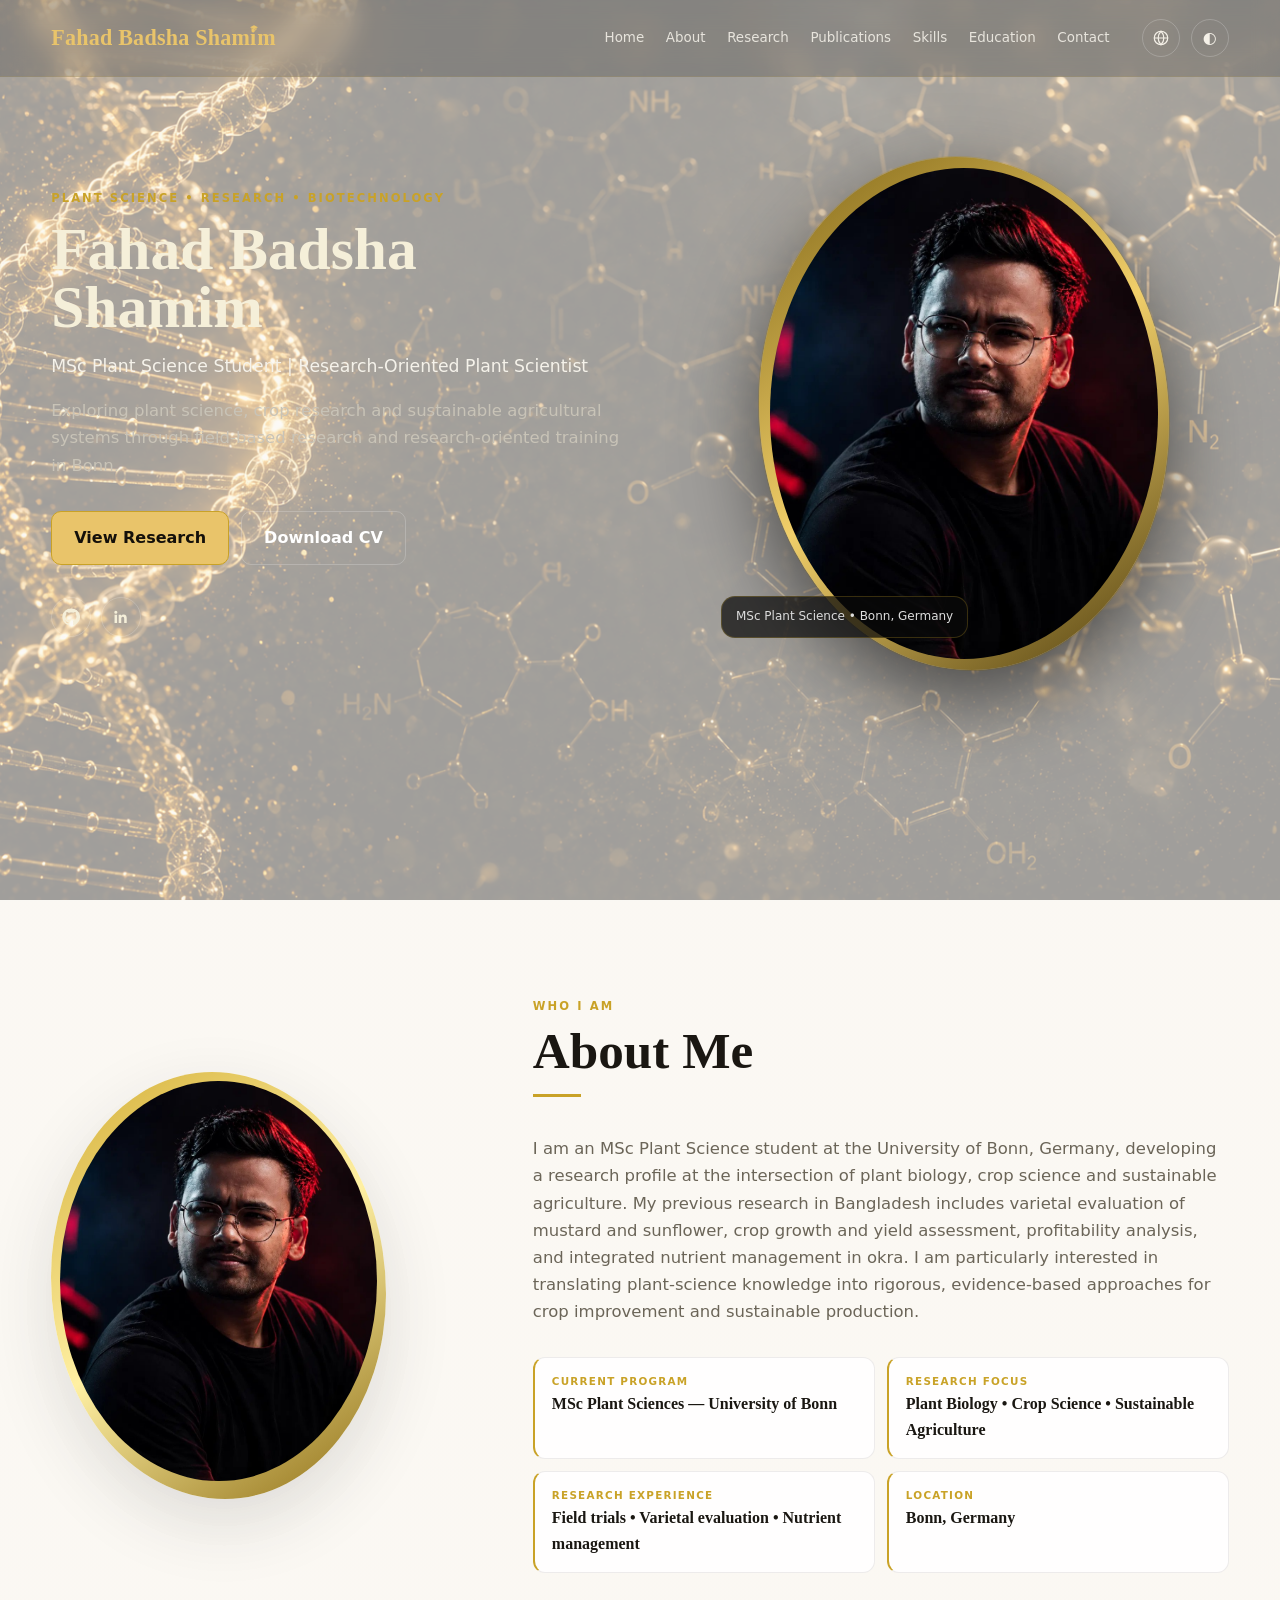
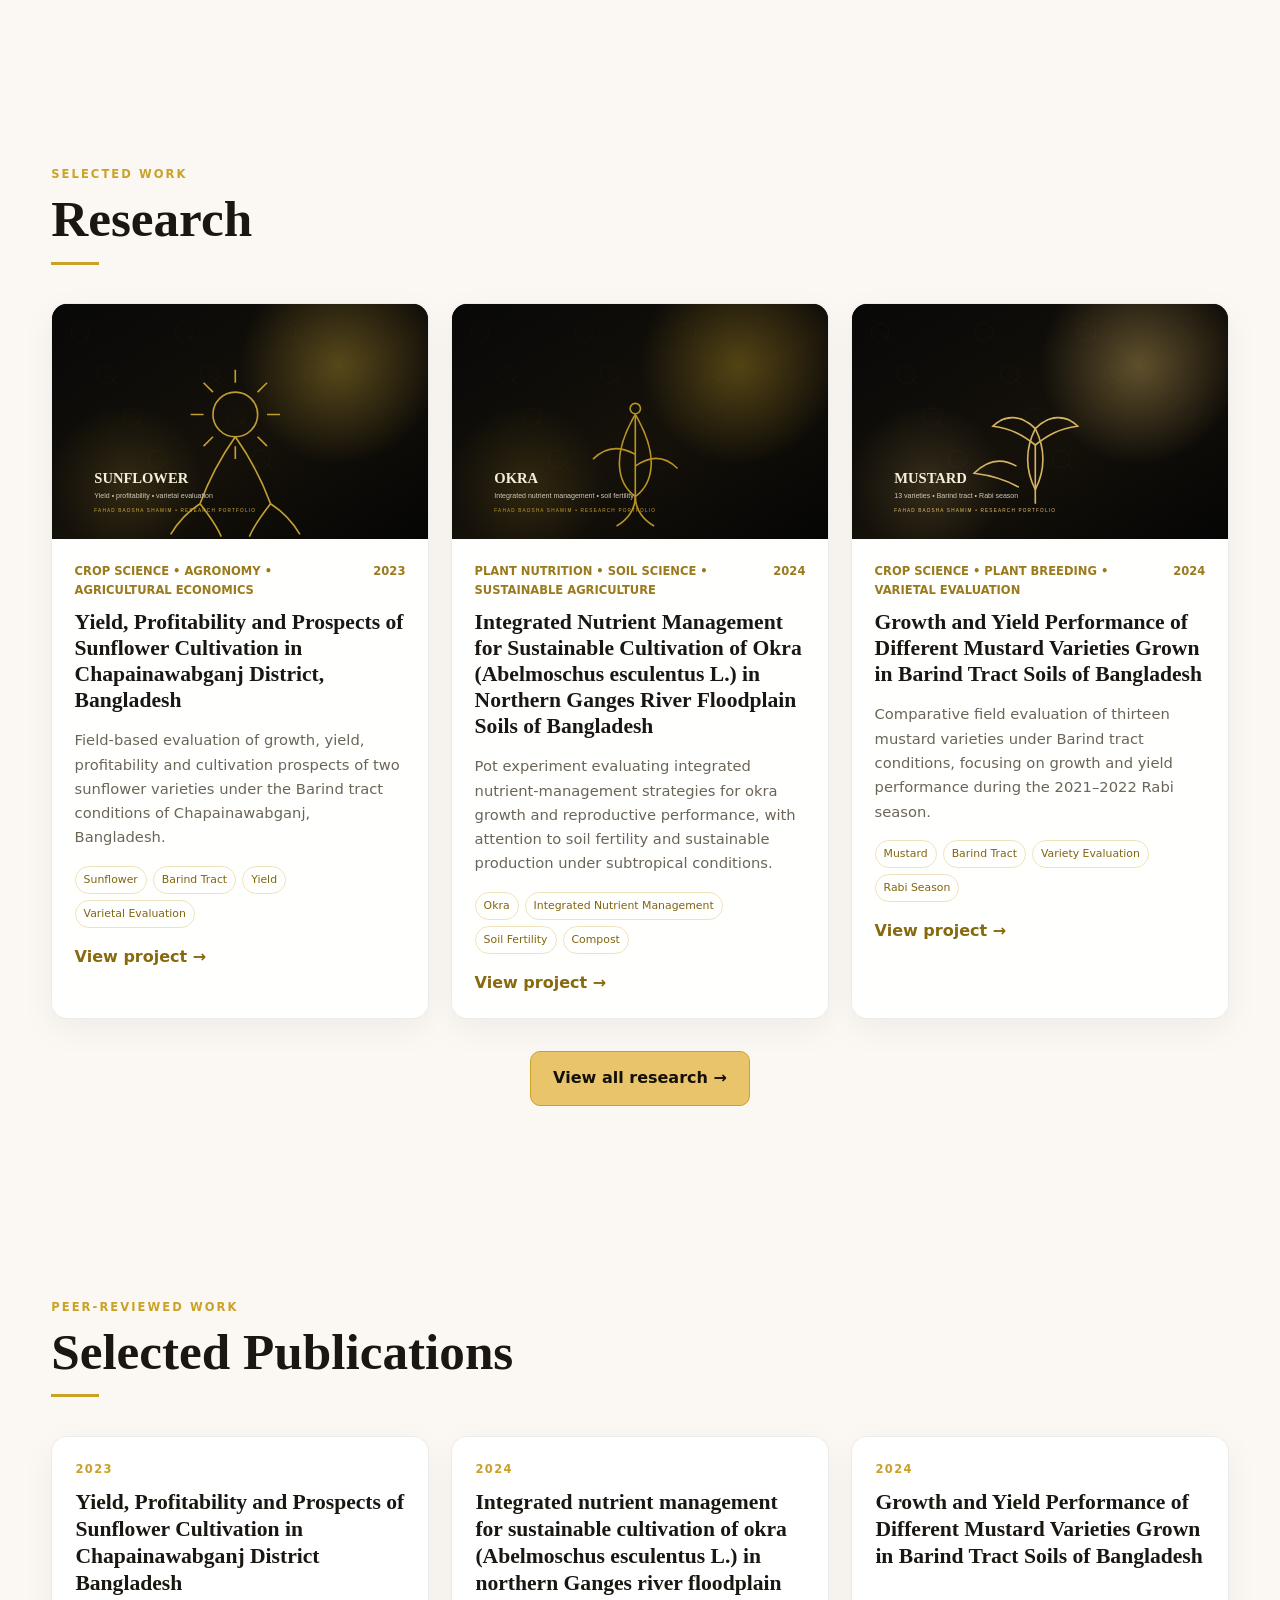
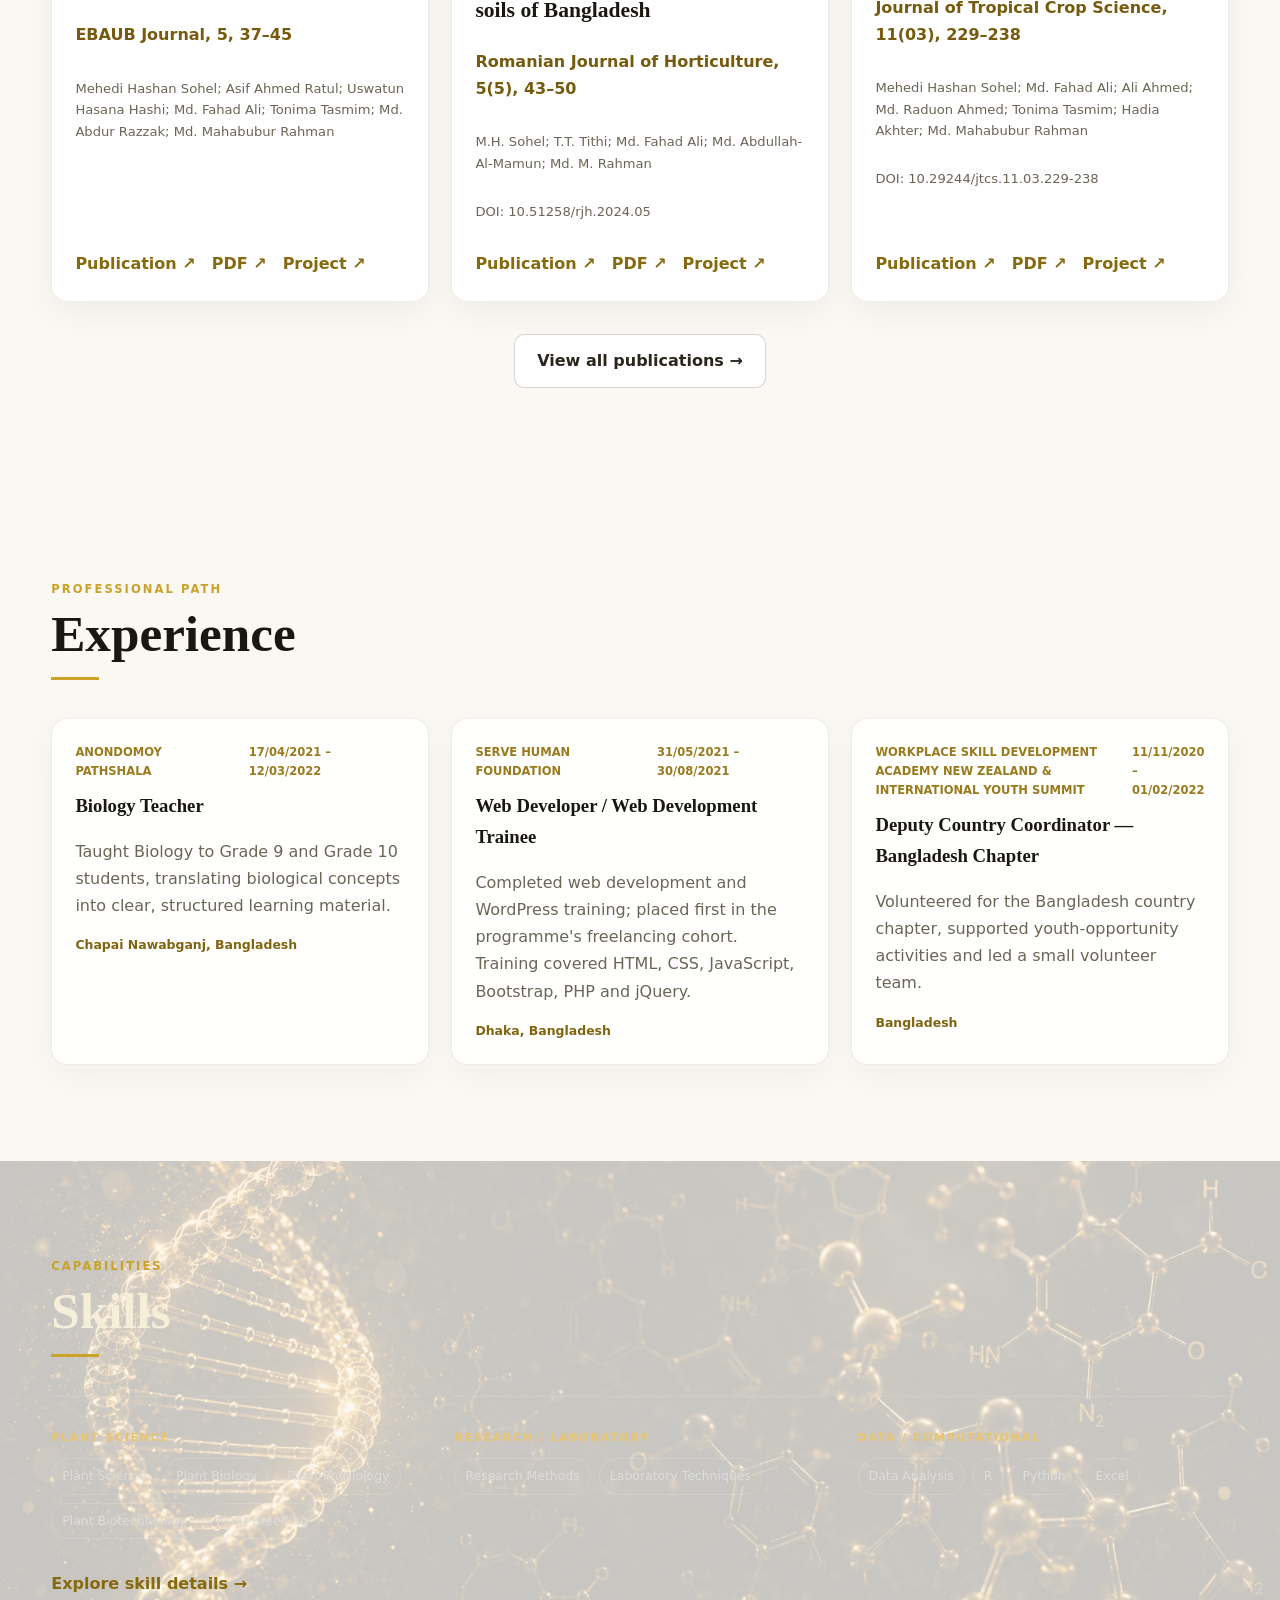
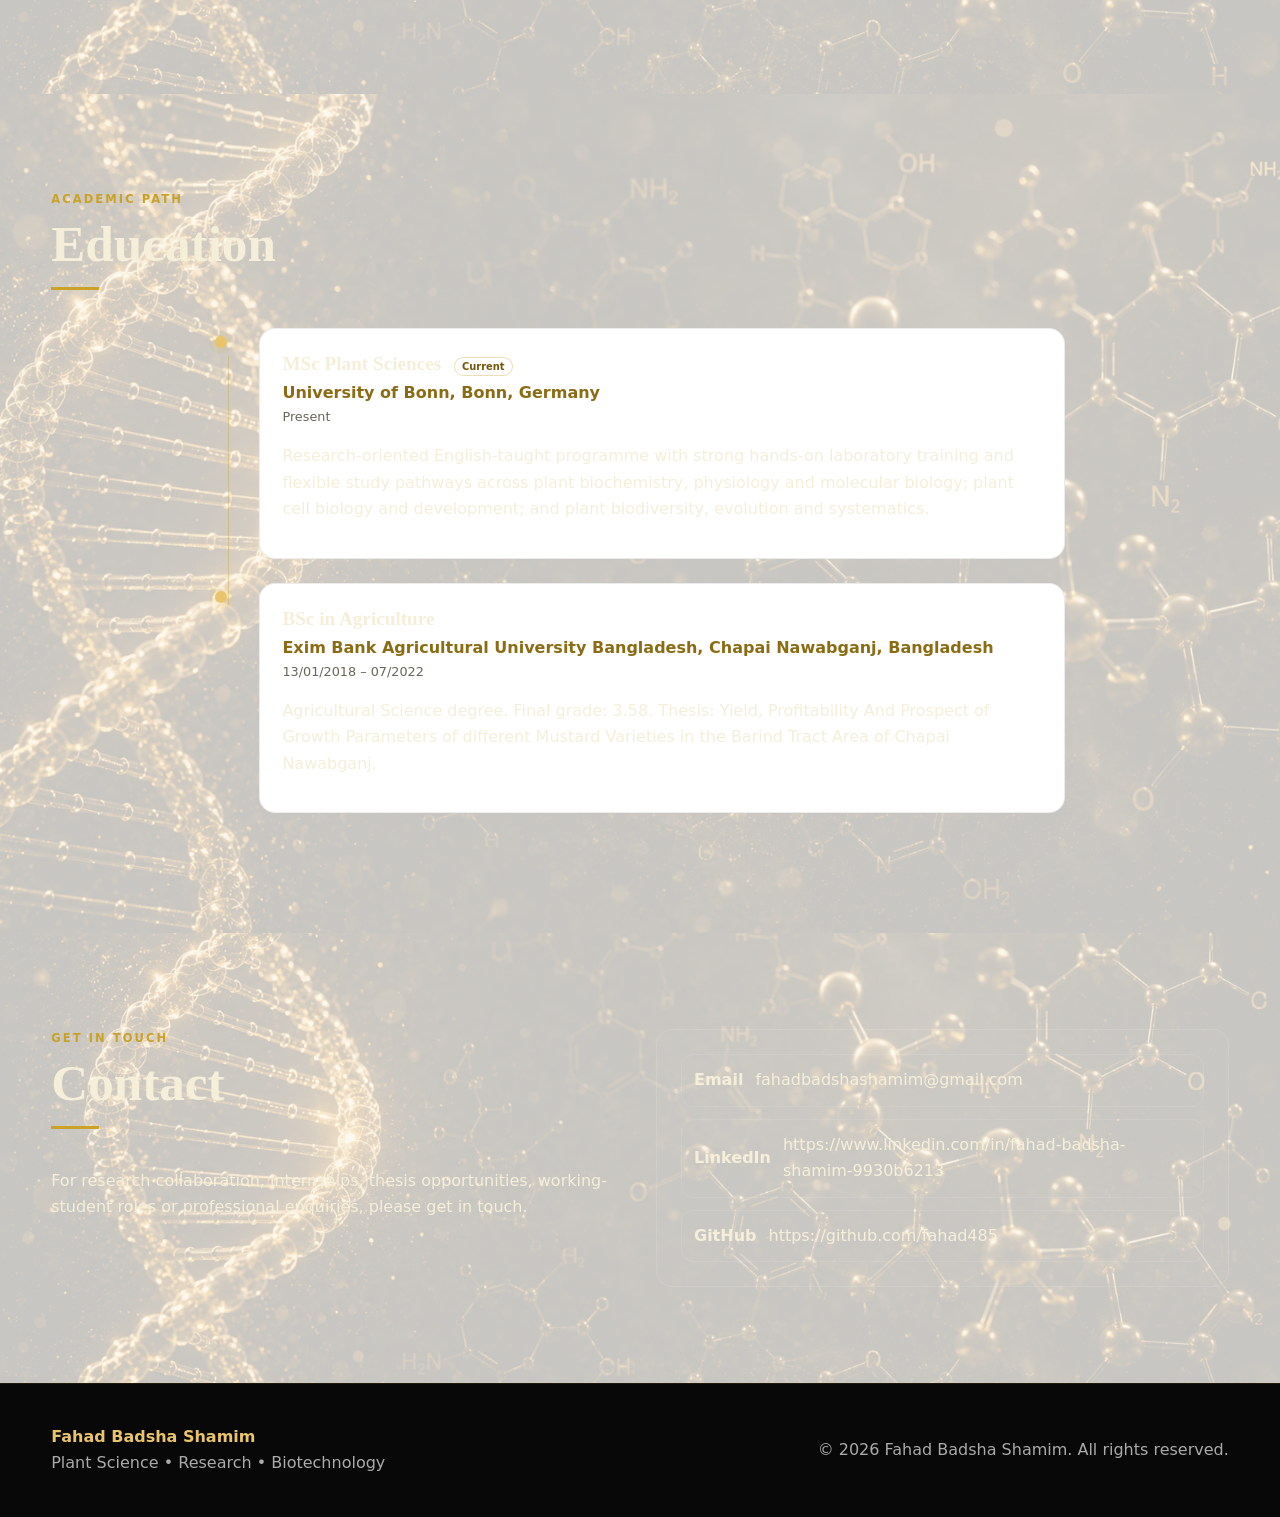
<file: index.html>
<!doctype html><html lang="en"><head><meta charset="utf-8"><meta name="viewport" content="width=device-width,initial-scale=1"><title>Fahad Badsha Shamim — Plant Science Researcher</title><meta name="description" content="Fahad Badsha Shamim — MSc Plant Science student and research-oriented plant scientist."><meta http-equiv="Content-Security-Policy" content="default-src 'self'; script-src 'self'; style-src 'self' 'unsafe-inline'; img-src 'self' data:; connect-src 'self'; base-uri 'self'; form-action 'self'; object-src 'self'"><link rel="stylesheet" href="css/style.css"></head><body><header id="siteHeader" class="site-header"></header><main><section id="hero" class="hero scientific-bg"></section><section id="about" class="section light"></section><section id="researchPreview" class="section light"></section><section id="publicationsPreview" class="section light"></section><section id="experience" class="section light"></section><section id="skills" class="section dark scientific-bg"></section><section id="education" class="section dark scientific-bg"></section><section id="contact" class="section dark scientific-bg"></section><div id="customSections"></div></main><footer id="footer" class="footer"></footer><script src="js/data.js"></script><script src="js/main.js"></script></body></html>
</file>
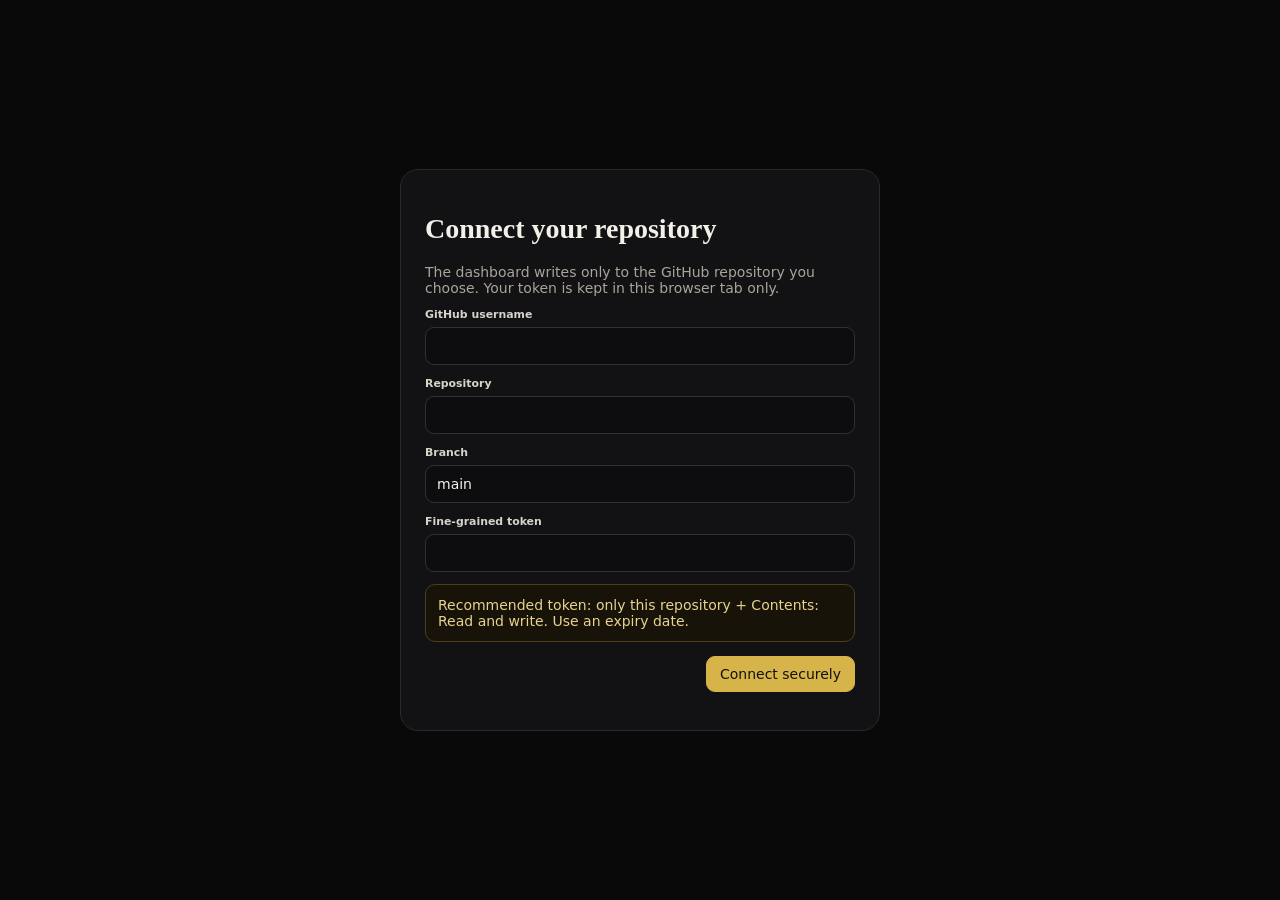
<file: admin/index.html>
<!doctype html><html lang="en"><head><meta charset="utf-8"><meta name="viewport" content="width=device-width,initial-scale=1"><title>Portfolio Admin — Fahad Badsha Shamim</title><meta http-equiv="Content-Security-Policy" content="default-src 'self'; script-src 'self' 'unsafe-inline'; style-src 'self' 'unsafe-inline'; img-src 'self' data: blob: https://raw.githubusercontent.com; connect-src 'self' https://api.github.com; base-uri 'self'; form-action 'self'; object-src 'self'"><link rel="stylesheet" href="../css/dashboard.css"></head><body>
<div id="setupScreen" class="screen hidden"><div class="screen-card"><h1>Connect your repository</h1><p class="sub">The dashboard writes only to the GitHub repository you choose. Your token is kept in this browser tab only.</p><form id="setupForm"><div class="field"><label>GitHub username</label><input id="setupOwner" required></div><div class="field"><label>Repository</label><input id="setupRepo" required></div><div class="field"><label>Branch</label><input id="setupBranch" value="main" required></div><div class="field"><label>Fine-grained token</label><input id="setupToken" type="password" autocomplete="off" required></div><div class="notice">Recommended token: only this repository + Contents: Read and write. Use an expiry date.</div><div class="row" style="justify-content:flex-end;margin-top:14px"><button class="btn gold">Connect securely</button></div></form><p id="setupError" class="error"></p></div></div>
<div id="passwordScreen" class="screen hidden"><div class="screen-card"><h1 id="passwordTitle">🔒 Dashboard password</h1><p id="passwordText" class="sub">This is an additional client-side gate. GitHub token access remains the real repository authorization.</p><form id="passwordForm"><div class="field"><label>Password</label><input id="passwordInput" type="password" autocomplete="current-password" required></div><div class="field hidden" id="confirmWrap"><label>Confirm password</label><input id="passwordConfirm" type="password" autocomplete="new-password"></div><div class="row" style="justify-content:flex-end"><button class="btn gold" id="passwordBtn">Unlock</button></div><p id="passwordError" class="error"></p></form></div></div>
<div id="shell" class="shell hidden"><aside id="sidebar" class="side"><div class="brand">Fahad Badsha Shamim · Admin</div><div class="navgroup"><div class="navlabel">Content</div><button class="navbtn active" data-view="overview">◈ Overview</button><button class="navbtn" data-view="home">⌂ Home</button><button class="navbtn" data-view="about">◉ About</button><button class="navbtn" data-view="research">▣ Research</button><button class="navbtn" data-view="publications">◫ Publications</button><button class="navbtn" data-view="skills">◇ Skills</button><button class="navbtn" data-view="education">▤ Education</button><button class="navbtn" data-view="contact">✉ Contact</button><button class="navbtn" data-view="custom">✦ Custom Sections</button></div><div class="navgroup"><div class="navlabel">Design & Media</div><button class="navbtn" data-view="media">▧ Media Library</button><button class="navbtn" data-view="appearance">◐ Appearance</button><button class="navbtn" data-view="navigation">☰ Navigation</button><button class="navbtn" data-view="languages">文 Languages</button></div><div class="navgroup"><div class="navlabel">Profile & Files</div><button class="navbtn" data-view="cv">▤ CV Manager</button><button class="navbtn" data-view="security">⚿ Security</button></div><div class="side-foot"><button class="navbtn" id="viewSite">↗ Open portfolio</button><button class="navbtn" id="logout">⇥ Lock dashboard</button></div></aside><main class="main"><div class="topbar"><div><button class="btn mobile-only" id="mobileMenu">☰</button><h1 id="viewTitle">Overview</h1><p id="viewSub" class="sub">Organise your portfolio without touching code.</p></div><div class="toolbar"><select id="dashLang" class="btn"><option value="en">English</option><option value="de">Deutsch</option><option value="bn">বাংলা</option><option value="es">Español</option><option value="it">Italiano</option></select><span id="connectionState" class="success">● Connected</span><button class="btn" id="refreshBtn">Refresh</button></div></div><div id="views"></div></main></div>
<div id="modalBackdrop" class="modal-backdrop"><div id="modal" class="modal"></div></div><div id="toastWrap" class="toast-wrap"></div>
<script src="../js/github-api.js"></script><script src="../js/dashboard.js"></script></body></html>
</file>
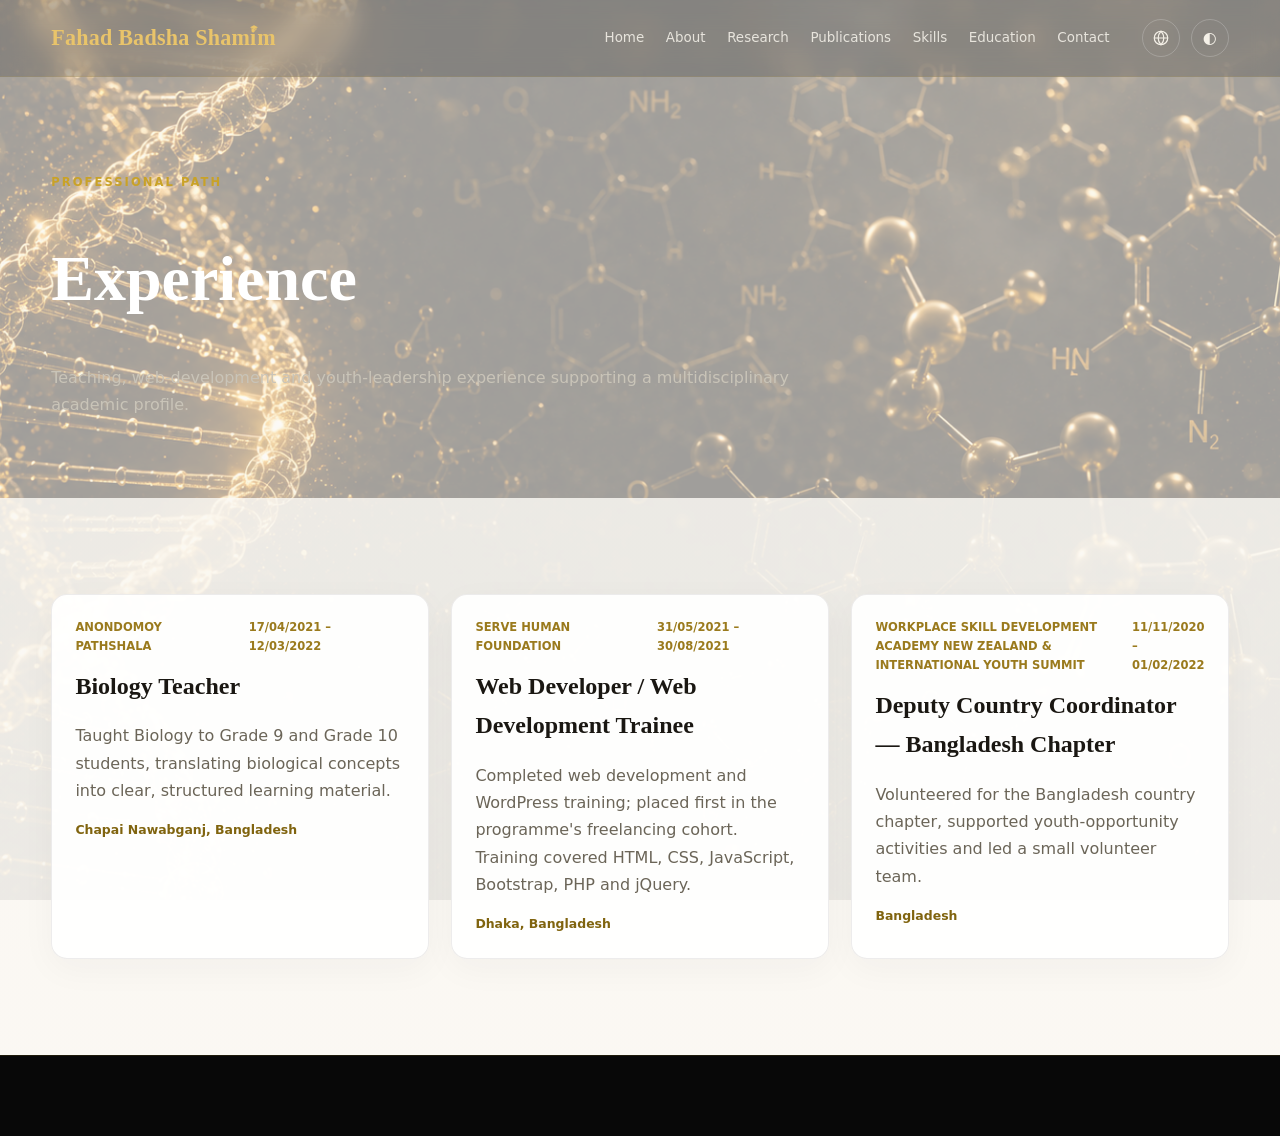
<file: experience.html>
<!doctype html><html lang="en"><head><meta charset="utf-8"><meta name="viewport" content="width=device-width,initial-scale=1"><title>Experience — Fahad Badsha Shamim</title><meta name="description" content="Professional experience of Fahad Badsha Shamim."><meta http-equiv="Content-Security-Policy" content="default-src 'self'; script-src 'self'; style-src 'self' 'unsafe-inline'; img-src 'self' data:; connect-src 'self'; base-uri 'self'; form-action 'self'; object-src 'self'"><link rel="stylesheet" href="css/style.css"></head><body><header id="siteHeader" class="site-header"></header><main id="page"></main><footer id="footer" class="footer"></footer><script src="js/data.js"></script><script src="js/main.js"></script></body></html>
</file>
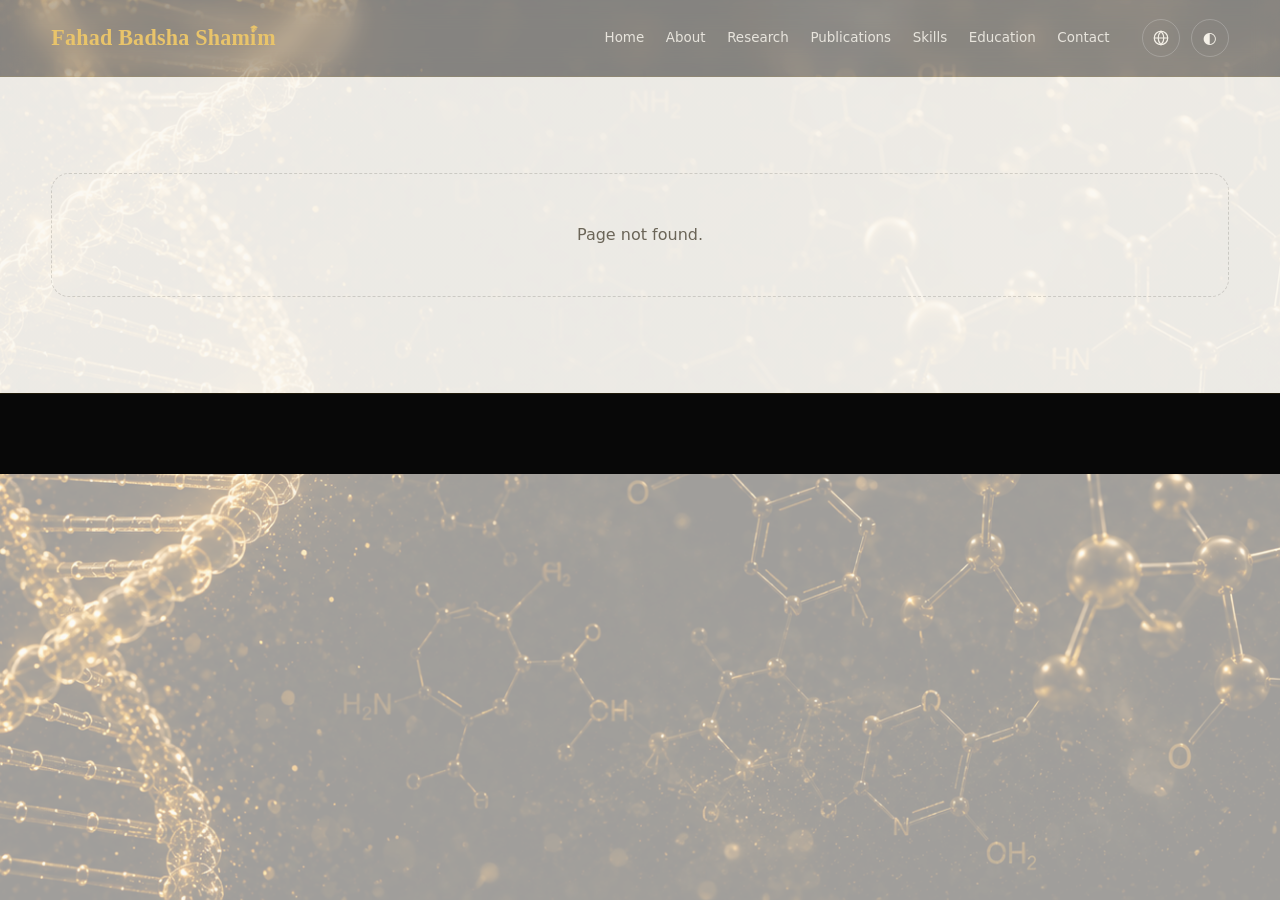
<file: profile-menu-detail.html>
<!doctype html><html lang="en"><head><meta charset="utf-8"><meta name="viewport" content="width=device-width,initial-scale=1"><title>Portfolio — Details</title><link rel="stylesheet" href="css/style.css"></head><body><header id="siteHeader" class="site-header"></header><main id="page"></main><footer id="footer" class="footer"></footer><script src="js/data.js"></script><script src="js/main.js"></script><script>async function renderMenuDetail(){try{const r=await fetch(`data/site.json?v=${Date.now()}`);if(!r.ok)throw new Error('Unable to load site data');const site=await r.json();const slug=new URLSearchParams(location.search).get('item');const item=(site.profileMenuItems||[]).find(x=>x.type==='custom' && x.href.includes(`item=${slug}`));const page=document.getElementById('page');const escHtml=v=>String(v??'').replace(/[&<>\"']/g,c=>({'&':'&amp;','<':'&lt;','>':'&gt;','\"':'&quot;',"'":'&#39;'}[c]));if(!item){page.innerHTML='<section class="section light"><div class="container"><div class="empty">Page not found.</div></div></section>';return}const title=escHtml(item.title||item.label);const label=escHtml(item.label||'DETAIL');const desc=escHtml(item.description||'');const content=escHtml(item.content||'Use the private dashboard to add detailed content for this section.');document.title=`${item.title||item.label} — ${site.name}`;page.innerHTML=`<section class="detail-hero scientific-bg"><div class="container"><div class="eyebrow">${label}</div><h1>${title}</h1>${desc?`<p style="max-width:720px;color:#c9c4b8">${desc}</p>`:''}</div></section><section class="section light"><div class="container"><article class="detail-main"><h2>${title}</h2><div style="white-space:pre-wrap;line-height:1.85;color:#514c43">${content}</div></article></div></section>`}catch(e){document.getElementById('page').innerHTML='<section class="section light"><div class="container"><div class="empty">Unable to load this page.</div></div></section>'}}renderMenuDetail()</script></body></html>
</file>
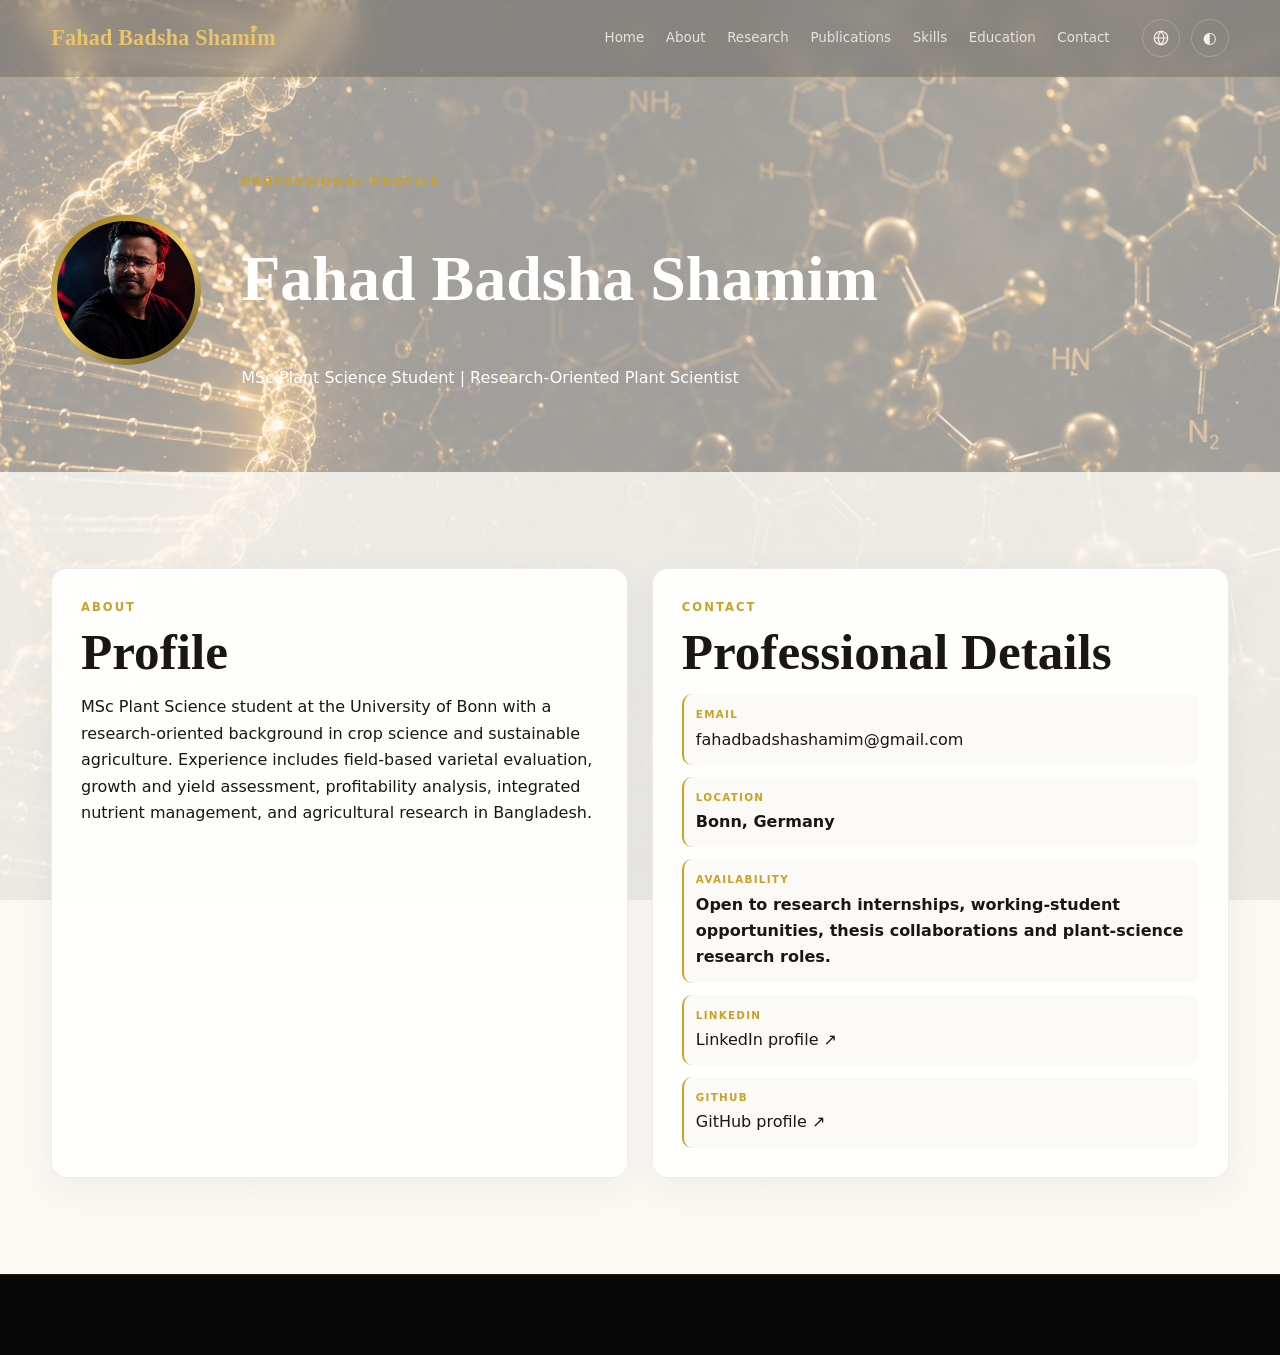
<file: profile.html>
<!doctype html><html lang="en"><head><meta charset="utf-8"><meta name="viewport" content="width=device-width,initial-scale=1"><title>My Profile — Fahad Badsha Shamim</title><meta name="description" content="Professional profile of Fahad Badsha Shamim."><meta http-equiv="Content-Security-Policy" content="default-src 'self'; script-src 'self'; style-src 'self' 'unsafe-inline'; img-src 'self' data:; connect-src 'self'; base-uri 'self'; form-action 'self'; object-src 'self'"><link rel="stylesheet" href="css/style.css"></head><body><header id="siteHeader" class="site-header"></header><main id="page"><section class="detail-hero scientific-bg"><div class="container profile-hero"><div class="profile-avatar-large"><img src="assets/images/profile-fahad.jpg" alt="Fahad Badsha Shamim"></div><div><div class="eyebrow">PROFESSIONAL PROFILE</div><h1>Fahad Badsha Shamim</h1><p>MSc Plant Science Student | Research-Oriented Plant Scientist</p></div></div></section><section class="section light"><div class="container profile-grid"><article class="profile-card"><div class="eyebrow">ABOUT</div><h2 class="section-heading">Profile</h2><p>MSc Plant Science student at the University of Bonn with a research-oriented background in crop science and sustainable agriculture. Experience includes field-based varietal evaluation, growth and yield assessment, profitability analysis, integrated nutrient management, and agricultural research in Bangladesh.</p></article><article class="profile-card"><div class="eyebrow">CONTACT</div><h2 class="section-heading">Professional Details</h2><div class="profile-details"><div><span>Email</span><a href="mailto:fahadbadshashamim@gmail.com">fahadbadshashamim@gmail.com</a></div><div><span>Location</span><strong>Bonn, Germany</strong></div><div><span>Availability</span><strong>Open to research internships, working-student opportunities, thesis collaborations and plant-science research roles.</strong></div><div><span>LinkedIn</span><a href="https://www.linkedin.com/in/fahad-badsha-shamim-9930b6213" target="_blank" rel="noopener noreferrer">LinkedIn profile ↗</a></div><div><span>GitHub</span><a href="https://github.com/fahad485" target="_blank" rel="noopener noreferrer">GitHub profile ↗</a></div></div></article></div></section></main><footer id="footer" class="footer"></footer><script src="js/data.js"></script><script src="js/main.js"></script></body></html>
</file>
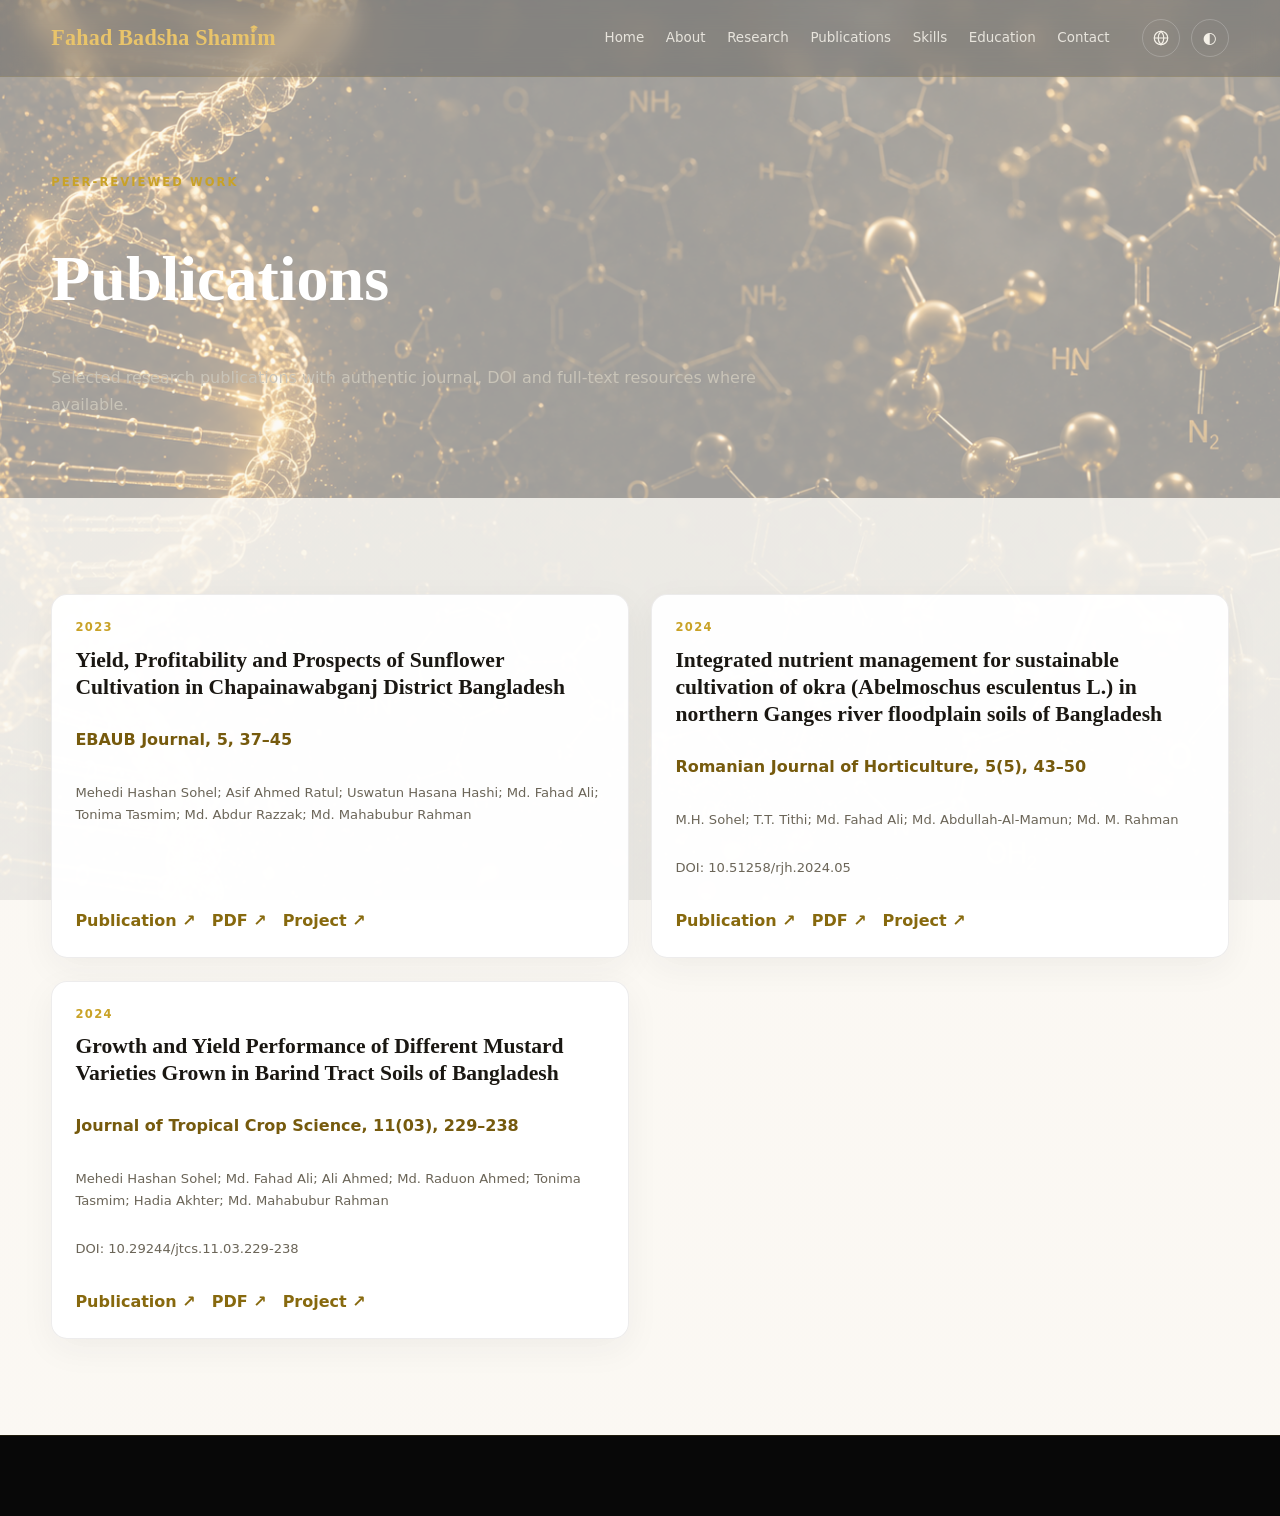
<file: publications.html>
<!doctype html><html lang="en"><head><meta charset="utf-8"><meta name="viewport" content="width=device-width,initial-scale=1"><title>Publications — Fahad Badsha Shamim</title><meta name="description" content="Selected publications by Fahad Badsha Shamim."><meta http-equiv="Content-Security-Policy" content="default-src 'self'; script-src 'self'; style-src 'self' 'unsafe-inline'; img-src 'self' data:; connect-src 'self'; base-uri 'self'; form-action 'self'; object-src 'self'"><link rel="stylesheet" href="css/style.css"></head><body><header id="siteHeader" class="site-header"></header><main id="page"></main><footer id="footer" class="footer"></footer><script src="js/data.js"></script><script src="js/main.js"></script></body></html>
</file>
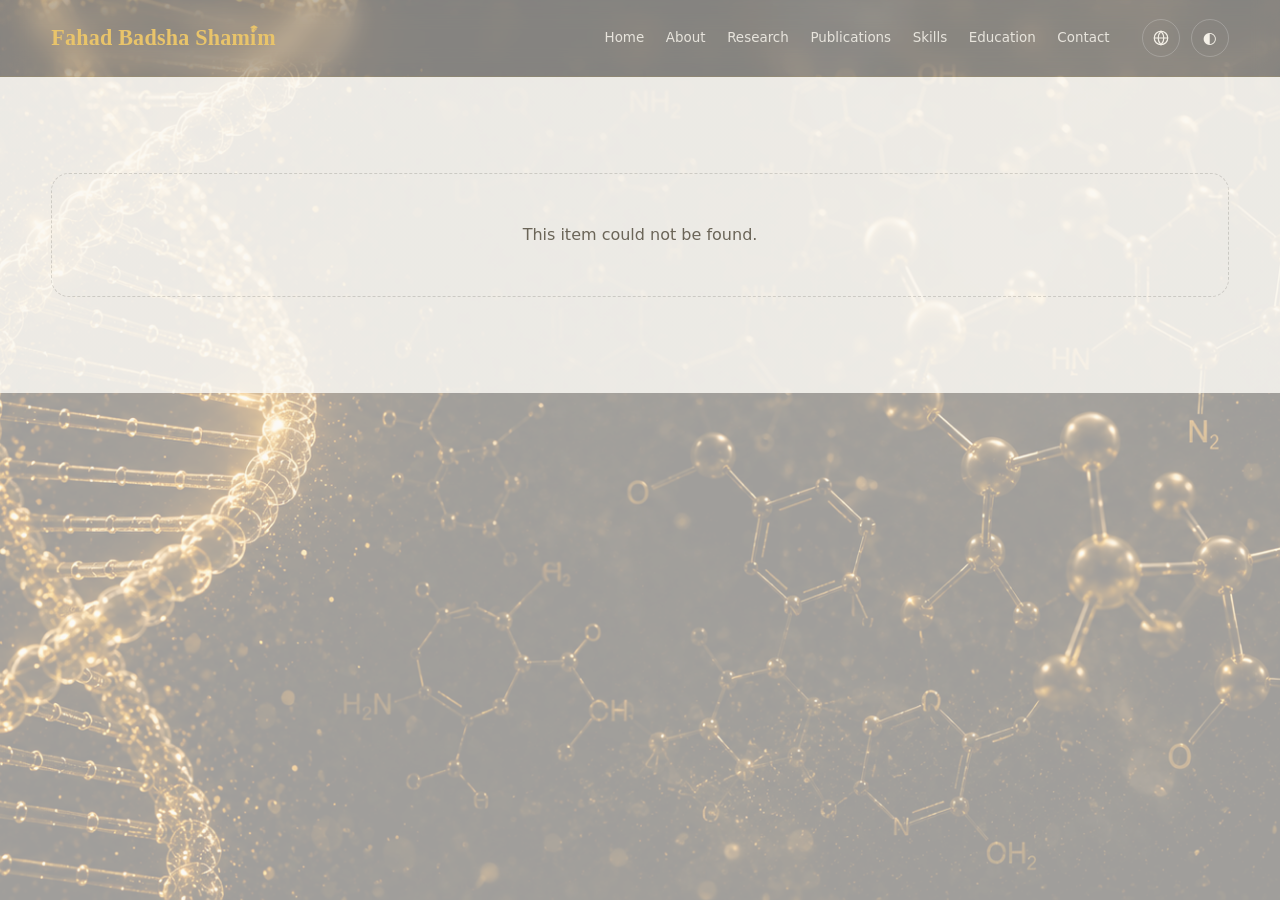
<file: research-detail.html>
<!doctype html><html lang="en"><head><meta charset="utf-8"><meta name="viewport" content="width=device-width,initial-scale=1"><title>Details — Fahad Badsha Shamim</title><meta http-equiv="Content-Security-Policy" content="default-src 'self'; script-src 'self'; style-src 'self' 'unsafe-inline'; img-src 'self' data:; connect-src 'self'; base-uri 'self'; form-action 'self'; object-src 'self'"><link rel="stylesheet" href="css/style.css"></head><body><header id="siteHeader" class="site-header"></header><main id="page"></main><script src="js/data.js"></script><script src="js/main.js"></script></body></html>
</file>
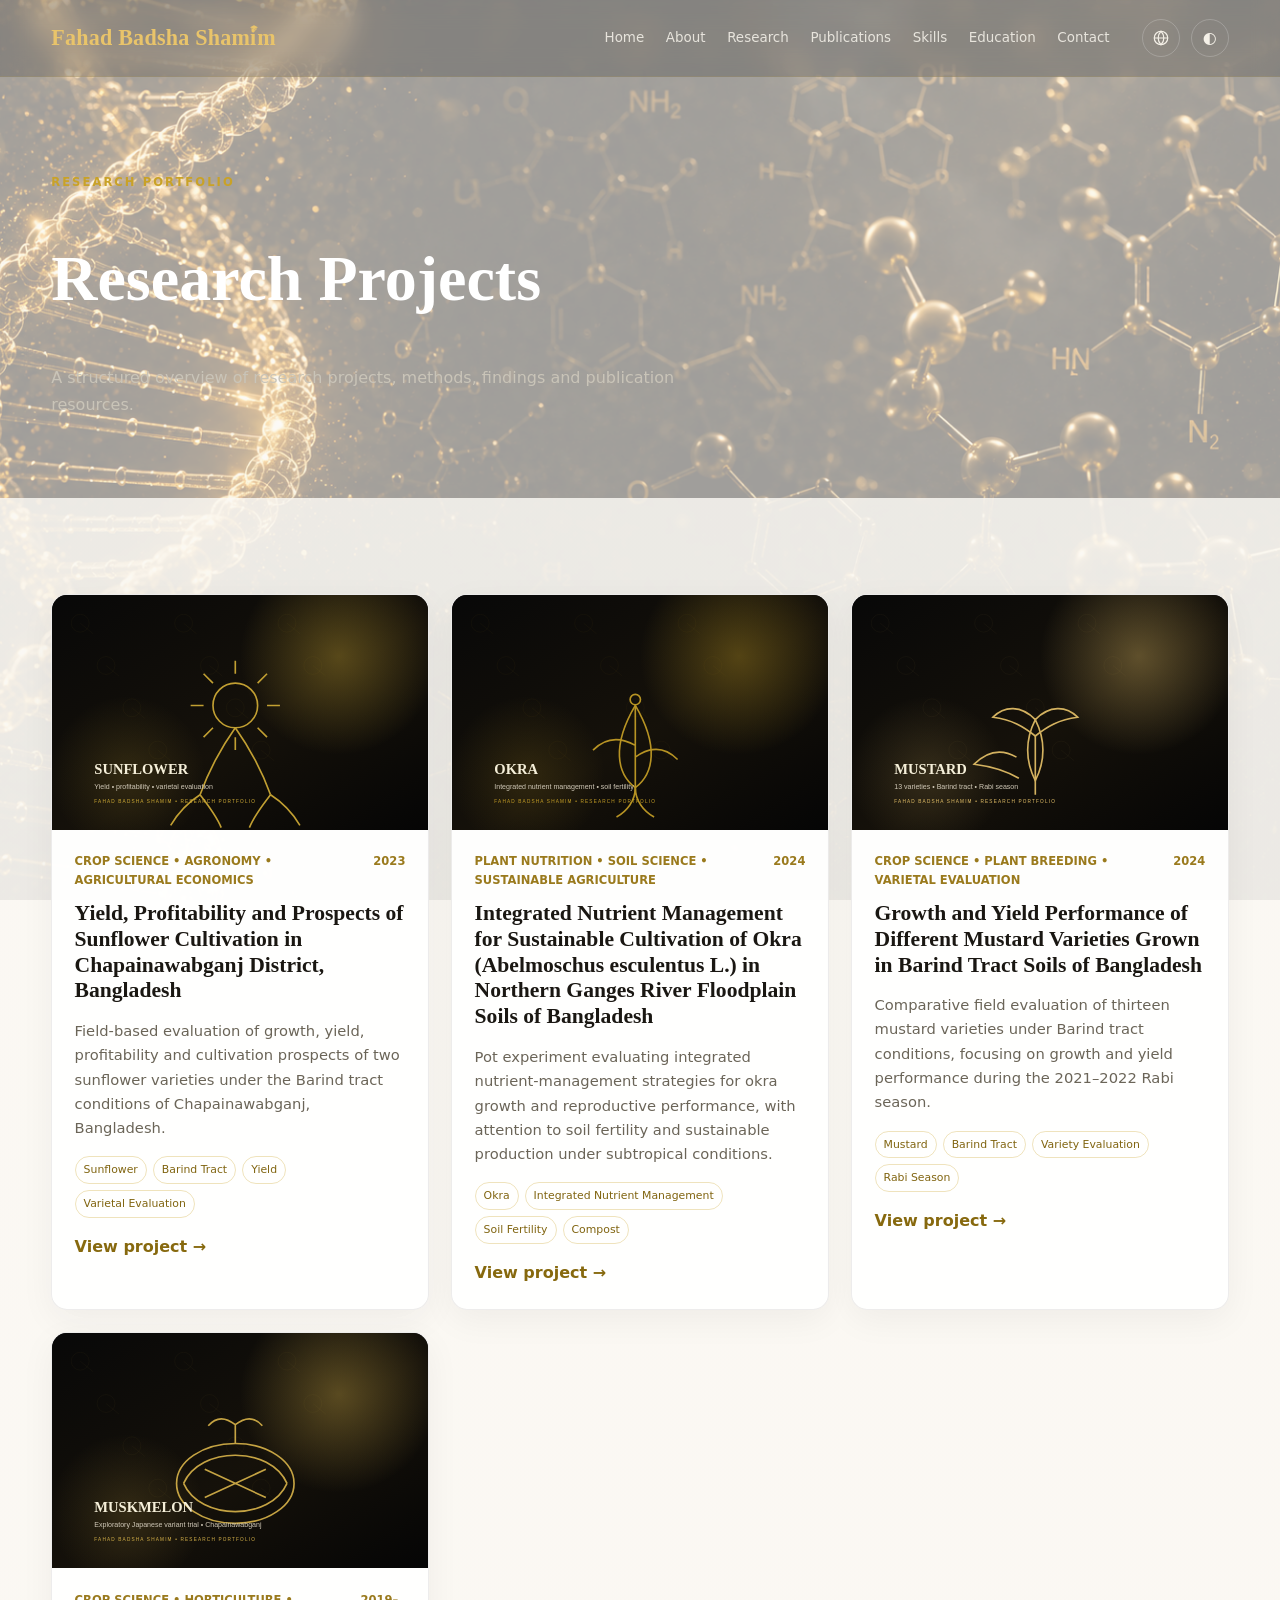
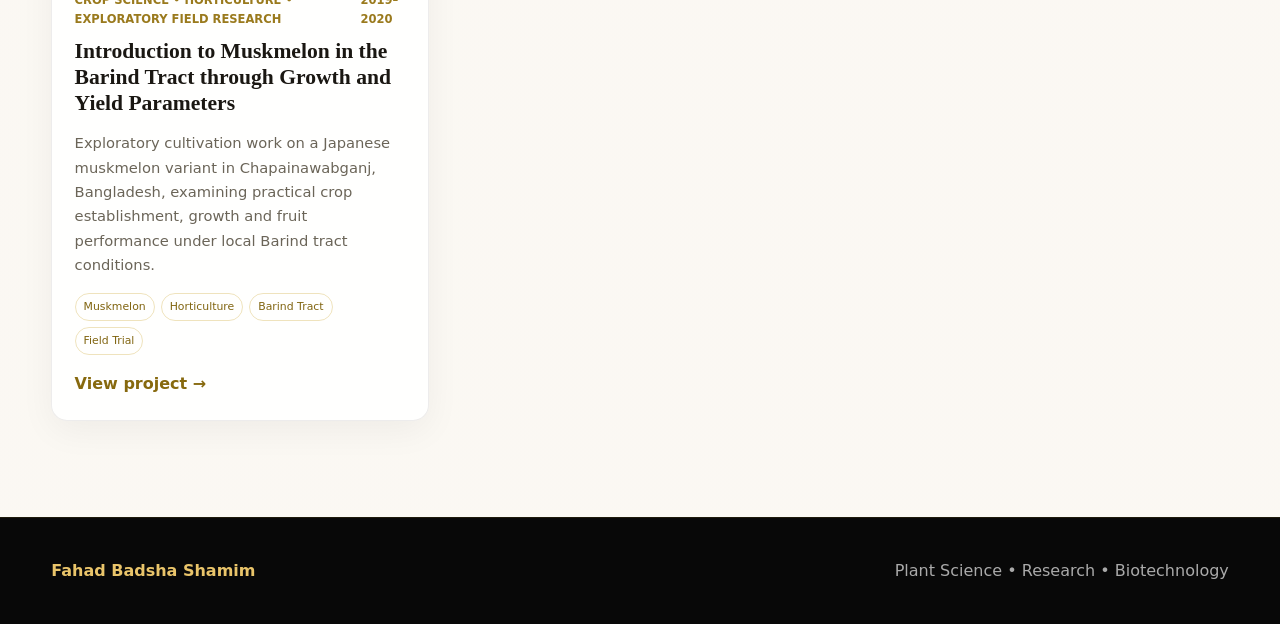
<file: research.html>
<!doctype html><html lang="en"><head><meta charset="utf-8"><meta name="viewport" content="width=device-width,initial-scale=1"><title>Research — Fahad Badsha Shamim</title><meta http-equiv="Content-Security-Policy" content="default-src 'self'; script-src 'self'; style-src 'self' 'unsafe-inline'; img-src 'self' data:; connect-src 'self'; base-uri 'self'; form-action 'self'; object-src 'self'"><link rel="stylesheet" href="css/style.css"></head><body><header id="siteHeader" class="site-header"></header><main id="page"></main><footer id="footer" class="footer"><div class="container footer-inner"><strong>Fahad Badsha Shamim</strong><span>Plant Science • Research • Biotechnology</span></div></footer><script src="js/data.js"></script><script src="js/main.js"></script></body></html>
</file>
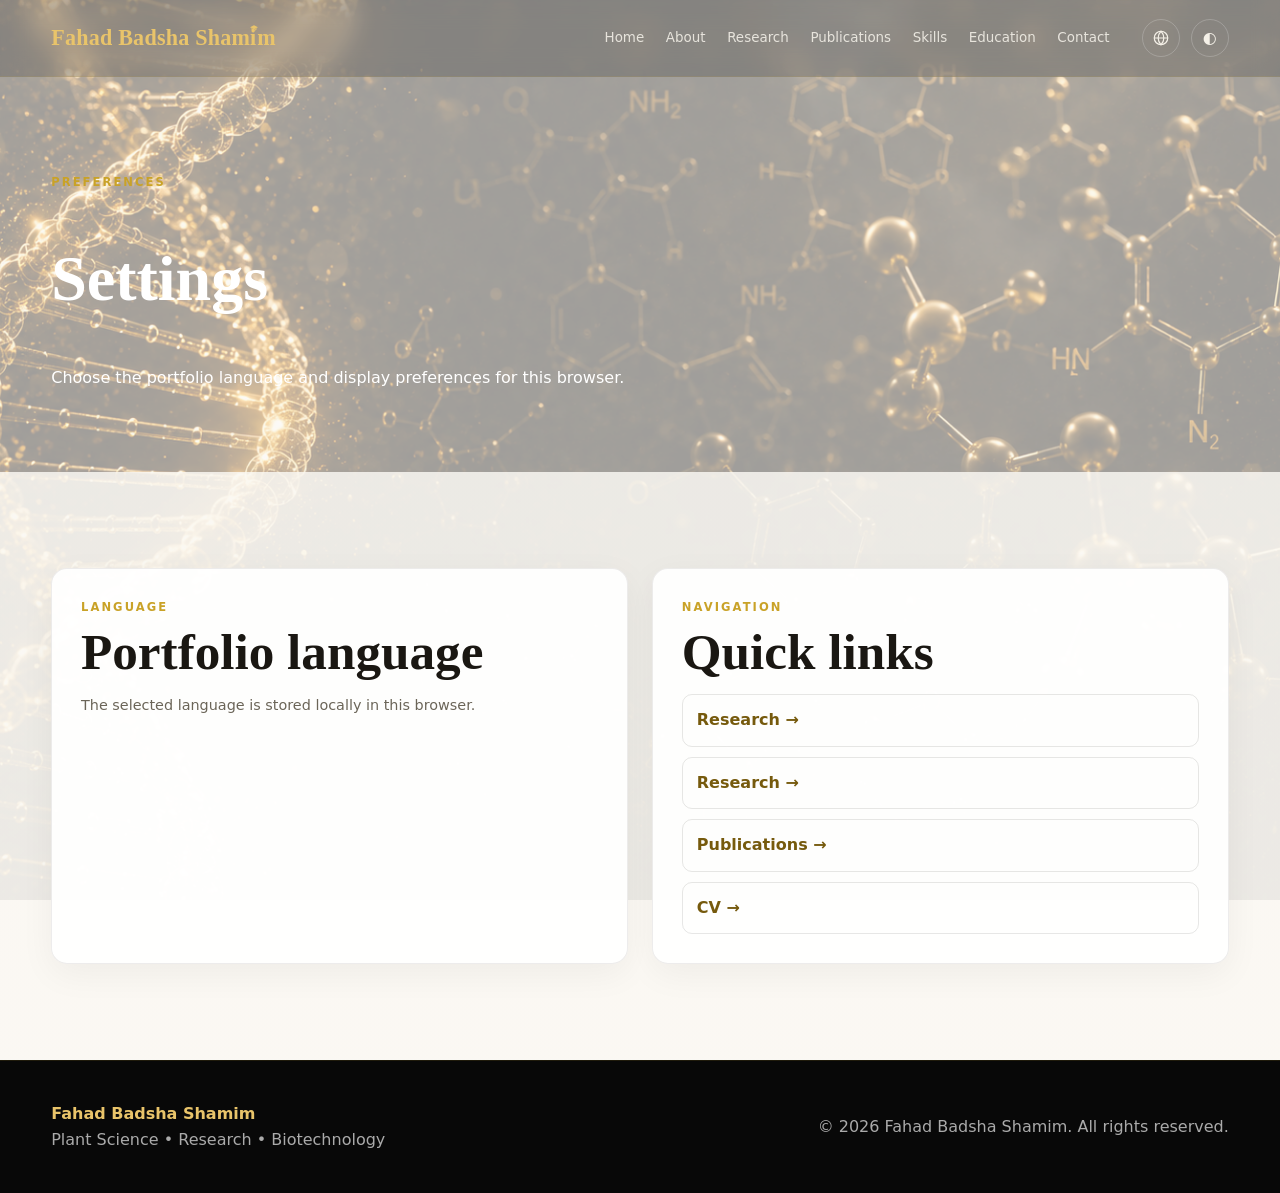
<file: settings.html>
<!doctype html><html lang="en"><head><meta charset="utf-8"><meta name="viewport" content="width=device-width,initial-scale=1"><title>Settings — Fahad Badsha Shamim</title><meta name="description" content="Portfolio display and language settings."><meta http-equiv="Content-Security-Policy" content="default-src 'self'; script-src 'self'; style-src 'self' 'unsafe-inline'; img-src 'self' data:; connect-src 'self'; base-uri 'self'; form-action 'self'; object-src 'self'"><link rel="stylesheet" href="css/style.css"></head><body><header id="siteHeader" class="site-header"></header><main><section class="detail-hero scientific-bg"><div class="container"><div class="eyebrow">PREFERENCES</div><h1>Settings</h1><p>Choose the portfolio language and display preferences for this browser.</p></div></section><section class="section light"><div class="container settings-grid"><article class="profile-card"><div class="eyebrow">LANGUAGE</div><h2 class="section-heading">Portfolio language</h2><div id="settingsLanguage"></div><p class="settings-note">The selected language is stored locally in this browser.</p></article><article class="profile-card"><div class="eyebrow">NAVIGATION</div><h2 class="section-heading">Quick links</h2><div class="settings-links"><a href="research.html">Research →</a><a href="research.html">Research →</a><a href="publications.html">Publications →</a><a href="assets/files/cv.pdf" target="_blank" rel="noopener noreferrer">CV →</a></div></article></div></section></main><footer id="footer" class="footer"></footer><script src="js/data.js"></script><script src="js/main.js"></script><script>window.addEventListener('DOMContentLoaded',async()=>{const d=await loadAll(),dict=await getI18n();document.getElementById('settingsLanguage').appendChild(langSelect(dict,d.languages.enabled));});</script></body></html>
</file>
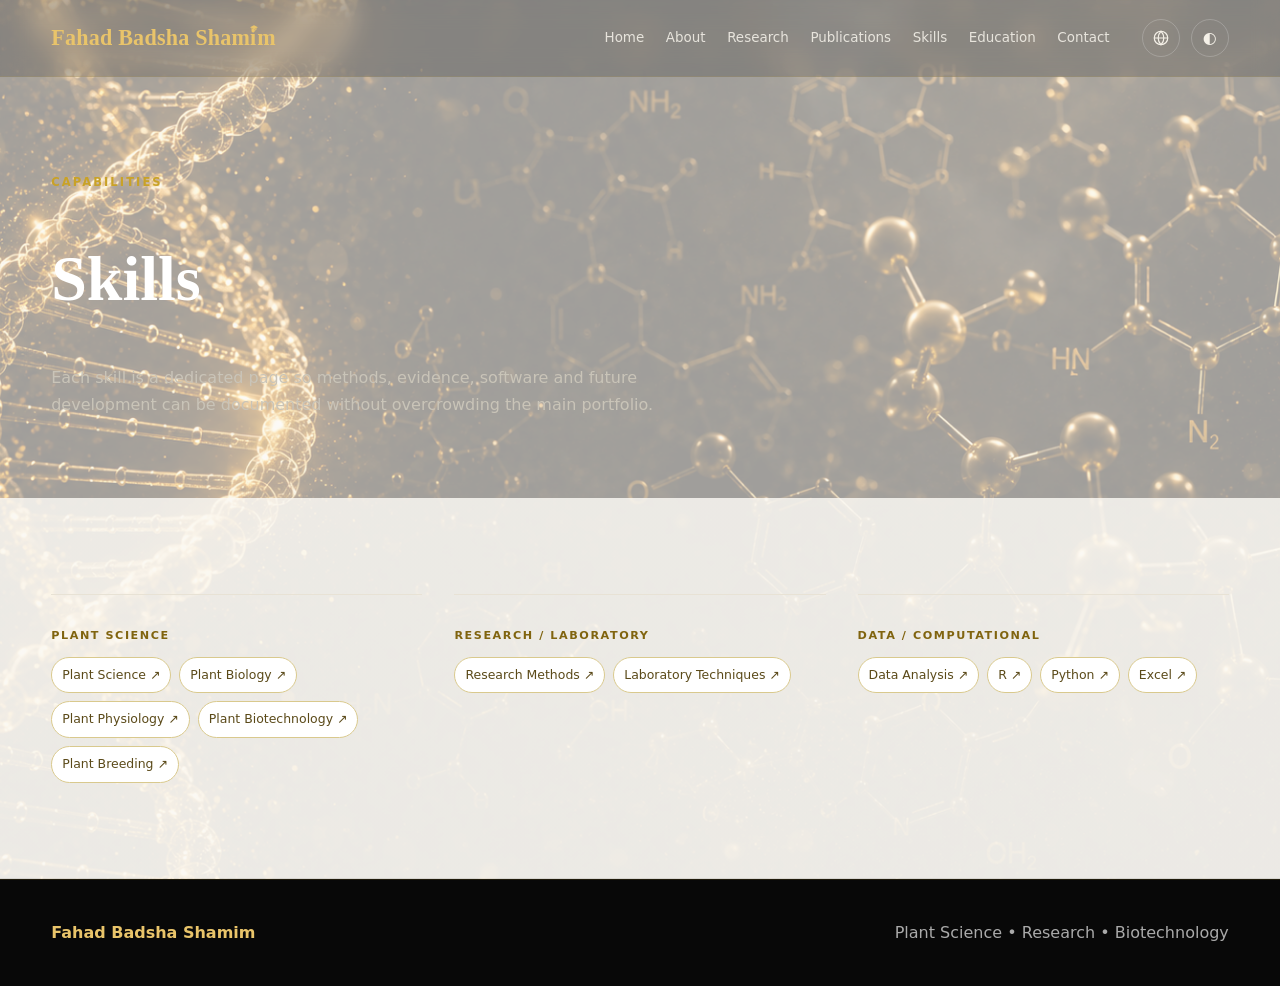
<file: skills.html>
<!doctype html><html lang="en"><head><meta charset="utf-8"><meta name="viewport" content="width=device-width,initial-scale=1"><title>Skills — Fahad Badsha Shamim</title><meta http-equiv="Content-Security-Policy" content="default-src 'self'; script-src 'self'; style-src 'self' 'unsafe-inline'; img-src 'self' data:; connect-src 'self'; base-uri 'self'; form-action 'self'; object-src 'self'"><link rel="stylesheet" href="css/style.css"></head><body><header id="siteHeader" class="site-header"></header><main id="page"></main><footer id="footer" class="footer"><div class="container footer-inner"><strong>Fahad Badsha Shamim</strong><span>Plant Science • Research • Biotechnology</span></div></footer><script src="js/data.js"></script><script src="js/main.js"></script></body></html>
</file>
<file: css/style.css>
:root{--primary:#0B0B0C;--gold:#C9A227;--gold2:#E9C46A;--cream:#FAF8F3;--surface:#fff;--ink:#1A1712;--muted:#6B6558;--dark:#0A0A0B;--dark2:#141311;--white:#F7F8F4;--radius:18px;--shadow:0 24px 70px rgba(0,0,0,.12);--font:Inter,ui-sans-serif,system-ui,-apple-system,"Segoe UI",sans-serif;--display:Georgia,"Times New Roman",serif}*{box-sizing:border-box}html{scroll-behavior:smooth}body{margin:0;font-family:var(--font);color:var(--ink);background:var(--cream);line-height:1.65}a{color:inherit;text-decoration:none}button,input,textarea,select{font:inherit}.container{width:min(1180px,92%);margin:auto}.eyebrow{color:var(--gold);font-size:.72rem;letter-spacing:.18em;font-weight:800;text-transform:uppercase}.section{position:relative;overflow:hidden;padding:7rem 0}.section.scientific-bg:before,.hero.scientific-bg:before,.detail-hero.scientific-bg:before{content:"";position:absolute;inset:0;background-image:var(--scientific-overlay,linear-gradient(135deg,rgba(10,10,11,.97),rgba(25,18,6,.96))),var(--scientific-bg,url('../assets/images/scientific-background.png'));background-size:var(--scientific-fit,cover);background-position:var(--scientific-position,center);opacity:var(--scientific-opacity,.12);pointer-events:none}.section.scientific-bg>*{position:relative;z-index:1}.section.light{background:var(--surface)}.section.light:after{content:"";position:absolute;inset:0;background:var(--scientific-bg,url('../assets/images/scientific-background.png')) var(--scientific-position,center)/var(--scientific-fit,cover) no-repeat;opacity:var(--scientific-light-opacity,.045);mix-blend-mode:multiply;pointer-events:none}.section.light>*{position:relative;z-index:1}.section.dark{background:var(--dark);color:var(--white)}.section.dark:after{content:"";position:absolute;inset:0;background:var(--scientific-bg,url('../assets/images/scientific-background.png')) var(--scientific-position,center)/var(--scientific-fit,cover) no-repeat;opacity:var(--scientific-dark-opacity,.09);pointer-events:none}.section.dark>*{position:relative;z-index:1}.site-header{position:sticky;top:0;z-index:20;background:rgba(10,10,11,.88);backdrop-filter:blur(18px);border-bottom:1px solid rgba(201,162,39,.12)}.nav{height:78px;display:flex;align-items:center;gap:2rem}.brand{font-family:var(--display);font-weight:800;font-size:1.55rem;color:var(--gold2);white-space:nowrap;position:relative;display:inline-flex;align-items:center}.brand .cap-dot{position:absolute;right:23px;top:3px;width:18px;height:12px}.brand .cap-dot svg{width:100%;height:100%;fill:var(--gold2)}.nav-links{display:flex;align-items:center;gap:1.45rem;margin-left:auto}.nav-links a{color:#eee;font-size:.88rem;opacity:.82}.nav-links a:hover,.nav-links a.active{color:var(--gold2);opacity:1}.nav-actions{display:flex;align-items:center;gap:.7rem}.lang-select,.icon-btn,.cv-btn{background:transparent;color:#eee;border:1px solid rgba(255,255,255,.18);border-radius:999px;padding:8px 12px}.lang-select{font-size:.78rem}.cv-btn{border-color:var(--gold);color:var(--gold2);font-weight:800}.menu-btn{display:none;background:none;border:0;color:white;font-size:1.5rem}.hero{min-height:calc(100vh - 78px);background:linear-gradient(135deg,#080808,#171108);color:var(--white);position:relative;overflow:hidden;padding:6rem 0}.hero>*{position:relative;z-index:1}.hero-grid{display:grid;grid-template-columns:1.05fr .95fr;gap:4rem;align-items:center}.hero h1{font-family:var(--display);font-size:clamp(3.3rem,6.2vw,6rem);line-height:.98;margin:.7rem 0 1rem}.hero h1 span{color:var(--gold2)}.hero-tagline{font-size:1.18rem;color:#f5f2ea}.hero-desc{max-width:56ch;color:#c8c3b7;font-size:1.03rem}.actions{display:flex;gap:12px;flex-wrap:wrap;margin:2rem 0}.btn{display:inline-flex;align-items:center;justify-content:center;gap:8px;padding:13px 22px;border-radius:999px;border:1px solid rgba(255,255,255,.2);font-weight:750;cursor:pointer}.btn-primary{background:var(--button-bg,var(--gold2));color:var(--button-text,#14100a);border-color:var(--button-border,var(--gold2))}.btn-outline{color:white}.hero-social{display:flex;gap:10px}.social{width:40px;height:40px;border:1px solid rgba(255,255,255,.18);border-radius:50%;display:grid;place-items:center}.portrait-wrap{position:relative;display:flex;justify-content:center}.portrait{width:min(430px,90%);aspect-ratio:4/5;border-radius:48% 52% 48% 52%;padding:11px;background:linear-gradient(145deg,#7f6515,#f1cf6a,#4b3a0b);box-shadow:0 40px 100px rgba(0,0,0,.6);overflow:hidden}.portrait img{width:100%;height:100%;object-fit:cover;border-radius:inherit}.hero-badge{position:absolute;bottom:2rem;left:4%;background:rgba(10,10,10,.72);border:1px solid rgba(201,162,39,.25);padding:10px 14px;border-radius:14px;font-size:.75rem;color:#ddd}.section-heading{font-family:var(--display);font-size:clamp(2.2rem,4vw,3.5rem);line-height:1.05;margin:.5rem 0 1rem}.rule{width:48px;height:3px;background:var(--gold);margin-bottom:2.4rem}.about-grid{display:grid;grid-template-columns:.75fr 1.25fr;gap:4rem;align-items:center}.about-photo{width:min(360px,100%);aspect-ratio:4/5;border-radius:48% 52% 48% 52%;padding:9px;background:linear-gradient(145deg,#d4af37,#fff0a3,#8c6c13);box-shadow:var(--shadow)}.about-photo img{width:100%;height:100%;object-fit:cover;border-radius:inherit}.about-body{font-size:1.03rem;color:var(--muted)}.info-grid{display:grid;grid-template-columns:repeat(2,1fr);gap:12px;margin-top:2rem}.info-card{background:rgba(255,255,255,.85);border:1px solid rgba(26,23,18,.08);border-left:2px solid var(--gold);border-radius:12px;padding:15px 17px}.info-card .label{font-size:.65rem;color:var(--gold);font-weight:800;letter-spacing:.12em}.info-card .value{font-family:var(--display);font-weight:700}.research-grid{display:grid;grid-template-columns:repeat(3,1fr);gap:1.4rem}.research-card{background:rgba(255,255,255,.92);border:1px solid rgba(26,23,18,.08);border-radius:var(--radius);overflow:hidden;box-shadow:0 10px 35px rgba(0,0,0,.05);transition:.3s}.research-card:hover{transform:translateY(-6px);box-shadow:var(--shadow)}.research-thumb{aspect-ratio:16/10;background:#111;overflow:hidden}.research-thumb img{width:100%;height:100%;object-fit:cover}.research-body{padding:1.4rem}.meta{display:flex;justify-content:space-between;gap:10px;color:#9a7a1d;font-size:.72rem;font-weight:800;text-transform:uppercase}.research-card h3{font-family:var(--display);font-size:1.35rem;line-height:1.2;margin:.65rem 0}.research-card p{color:var(--muted);font-size:.92rem}.tags{display:flex;gap:6px;flex-wrap:wrap;margin:1rem 0}.tag{font-size:.68rem;border:1px solid rgba(201,162,39,.3);border-radius:999px;padding:4px 8px;color:#80640f}.link-arrow{font-weight:800;color:#87690e}.skills-grid{display:grid;grid-template-columns:repeat(3,1fr);gap:2rem}.skill-category{border-top:1px solid rgba(255,255,255,.12);padding-top:1.3rem}.skill-category h3{font-size:.7rem;letter-spacing:.14em;color:var(--gold2);text-transform:uppercase}.pills{display:flex;gap:8px;flex-wrap:wrap}.pill{border:1px solid rgba(255,255,255,.15);padding:7px 10px;border-radius:999px;color:#ddd;font-size:.78rem}.timeline{max-width:850px;margin:auto}.timeline-item{display:grid;grid-template-columns:28px 1fr;gap:1rem;position:relative}.timeline-item:not(:last-child):before{content:"";position:absolute;left:13px;top:28px;bottom:-22px;width:1px;background:rgba(201,162,39,.35)}.timeline-dot{width:12px;height:12px;border-radius:50%;background:var(--gold2);margin-top:8px;box-shadow:0 0 0 6px rgba(201,162,39,.08)}.edu-card{background:#fff;border:1px solid rgba(26,23,18,.08);padding:1.2rem 1.4rem;border-radius:14px;margin-bottom:1.5rem}.degree{font-family:var(--display);font-weight:800;font-size:1.2rem}.inst{color:#8b6c14;font-weight:700}.period{font-size:.8rem;color:var(--muted)}.current-badge{font:700 .62rem var(--font);color:#73570a;border:1px solid rgba(201,162,39,.35);padding:3px 7px;border-radius:999px;margin-left:8px}.contact-grid{display:grid;grid-template-columns:1fr 1fr;gap:2rem;align-items:start}.contact-card{border:1px solid rgba(255,255,255,.1);background:rgba(255,255,255,.03);border-radius:18px;padding:1.5rem}.contact-list{display:grid;gap:12px}.contact-item{display:flex;gap:12px;align-items:center;padding:12px;border:1px solid rgba(255,255,255,.09);border-radius:12px}.footer{background:#080808;color:#aaa;padding:2.5rem 0;border-top:1px solid rgba(201,162,39,.12)}.footer-inner{display:flex;justify-content:space-between;gap:1rem;align-items:center}.footer strong{color:var(--gold2)}.detail-hero{background:#090909;color:white;position:relative;padding:6rem 0 4rem;overflow:hidden}.detail-hero>*{position:relative;z-index:1}.detail-hero h1{font-family:var(--display);font-size:clamp(2.5rem,5vw,4.8rem);max-width:900px;line-height:1.05}.detail-layout{display:grid;grid-template-columns:1fr 320px;gap:3rem}.detail-main{background:#fff;border-radius:18px;padding:2rem;border:1px solid rgba(26,23,18,.08)}.detail-side{position:sticky;top:100px;height:max-content;background:#fff;border:1px solid rgba(26,23,18,.08);border-radius:18px;padding:1.3rem}.detail-side a{display:block;padding:10px 0;border-bottom:1px solid #eee;color:#765a0d;font-weight:700}.detail-side a:last-child{border-bottom:0}.detail-main h2{font-family:var(--display);font-size:1.8rem}.result-list{padding-left:1.2rem}.skill-detail-grid{display:grid;grid-template-columns:1fr 300px;gap:2rem}.skill-detail-card{background:#fff;border:1px solid rgba(26,23,18,.08);border-radius:18px;padding:1.8rem}.empty{padding:3rem;border:1px dashed rgba(26,23,18,.15);border-radius:18px;text-align:center;color:var(--muted)}.hidden{display:none!important}@media(max-width:900px){.nav-links{display:none;position:absolute;left:4%;right:4%;top:72px;background:#111;border:1px solid rgba(255,255,255,.1);padding:1rem;border-radius:14px;flex-direction:column;align-items:flex-start}.nav-links.open{display:flex}.menu-btn{display:block}.nav-actions{margin-left:auto}.hero-grid,.about-grid,.contact-grid,.detail-layout,.skill-detail-grid{grid-template-columns:1fr}.portrait-wrap{order:-1}.research-grid,.skills-grid{grid-template-columns:1fr 1fr}.detail-side{position:static}.hero{padding:4rem 0}.section{padding:5rem 0}}@media(max-width:600px){.brand{font-size:1.25rem}.brand .cap-dot{right:18px;top:2px;width:15px}.nav{gap:.7rem}.lang-select{padding:7px 8px}.cv-btn{display:none}.hero h1{font-size:3.1rem}.research-grid,.skills-grid,.info-grid{grid-template-columns:1fr}.section-heading{font-size:2.4rem}.footer-inner{flex-direction:column;text-align:center}.hero-badge{left:2%;bottom:1rem}.detail-main{padding:1.2rem}}
.publication-grid{display:grid;grid-template-columns:repeat(3,1fr);gap:1.4rem}.publication-card{background:rgba(255,255,255,.95);border:1px solid rgba(26,23,18,.08);border-radius:var(--radius);padding:1.45rem;box-shadow:0 10px 35px rgba(0,0,0,.05);display:flex;flex-direction:column}.publication-grid-page{grid-template-columns:repeat(2,1fr)}.publication-year{font-size:.72rem;letter-spacing:.12em;font-weight:800;color:var(--gold);text-transform:uppercase}.publication-card h3{font-family:var(--display);font-size:1.35rem;line-height:1.25;margin:.6rem 0}.publication-venue{font-weight:800;color:#765a0d}.publication-authors,.doi{font-size:.82rem;color:var(--muted)}.publication-actions{display:flex;gap:1rem;flex-wrap:wrap;margin-top:auto;padding-top:1rem}.btn-outline-dark{border:1px solid rgba(26,23,18,.18);color:#2a261e;background:#fff}.experience-grid{display:grid;grid-template-columns:repeat(3,1fr);gap:1.4rem}.experience-card{background:rgba(255,255,255,.92);border:1px solid rgba(26,23,18,.08);border-radius:var(--radius);padding:1.45rem;box-shadow:0 10px 35px rgba(0,0,0,.04)}.experience-card h3,.experience-card h2{font-family:var(--display);margin:.65rem 0}.experience-card p{color:var(--muted);line-height:1.7}.experience-location{font-size:.78rem;color:#80640f;font-weight:750}@media(max-width:900px){.publication-grid,.experience-grid{grid-template-columns:1fr 1fr}.publication-grid-page{grid-template-columns:1fr}}@media(max-width:600px){.publication-grid,.experience-grid{grid-template-columns:1fr}}
/* === Final visual corrections: exact scientific background + professional navigation === */
.site-header{background:rgba(8,8,9,.18);backdrop-filter:blur(12px);transition:background .25s ease,box-shadow .25s ease,border-color .25s ease,color .25s ease}
.site-header.scrolled{background:rgba(255,255,255,.96);border-bottom:1px solid rgba(26,23,18,.10);box-shadow:0 8px 30px rgba(0,0,0,.08)}
.site-header.scrolled .nav-links a{color:#29251e;opacity:.82}
.site-header.scrolled .nav-links a:hover,.site-header.scrolled .nav-links a.active{color:var(--gold);opacity:1}
.site-header.scrolled .menu-btn{color:#29251e}
.site-header.scrolled .header-icon{color:#29251e;border-color:rgba(26,23,18,.16)}
.site-header.scrolled .profile-trigger{border-color:rgba(26,23,18,.18)}
.site-header.scrolled .brand{color:#C9A227}
.brand{color:#E9C46A;letter-spacing:-.01em}
.brand .i-brand{position:relative;display:inline-block;line-height:1}
.brand .i-letter{position:relative;display:inline-block}
.brand .cap-dot{position:absolute;left:50%;top:-.62em;width:.78em;height:.54em;transform:translateX(-50%);display:block;pointer-events:none}
.brand .cap-dot svg{width:100%;height:100%;fill:currentColor;display:block}
.header-icon{width:38px;height:38px;border-radius:50%;display:grid;place-items:center;border:1px solid rgba(255,255,255,.18);background:transparent;color:#eee;cursor:pointer;padding:8px}
.header-icon svg{width:18px;height:18px;fill:none;stroke:currentColor;stroke-width:1.7}
.profile-menu-wrap{position:relative}
.profile-trigger{width:42px;height:42px;border-radius:50%;padding:2px;border:1px solid rgba(201,162,39,.55);background:rgba(10,10,10,.45);cursor:pointer;display:block}
.profile-trigger img{width:100%;height:100%;border-radius:50%;object-fit:cover;display:block}
.profile-menu,.language-menu{position:absolute;right:0;top:calc(100% + 12px);width:250px;background:rgba(20,19,17,.98);border:1px solid rgba(201,162,39,.25);border-radius:16px;box-shadow:0 25px 60px rgba(0,0,0,.35);padding:9px;display:none;z-index:80}
.profile-menu.open,.language-menu.open{display:block}
.language-menu{width:155px;right:54px}
.language-menu button,.profile-menu a{display:block;width:100%;padding:10px 12px;border:0;border-radius:10px;background:transparent;color:#eee;text-align:left;font-size:.86rem;cursor:pointer}
.language-menu button:hover,.profile-menu a:hover{background:rgba(201,162,39,.10);color:var(--gold2)}
.profile-menu-head{display:flex;gap:10px;align-items:center;padding:8px 8px 12px;border-bottom:1px solid rgba(255,255,255,.08);margin-bottom:5px}
.profile-menu-head img{width:42px;height:42px;border-radius:50%;object-fit:cover;border:1px solid rgba(201,162,39,.45)}
.profile-menu-head strong{display:block;color:#f5f2ea;font-size:.84rem}
.profile-menu-head span{display:block;color:#a9a49b;font-size:.68rem;line-height:1.4;margin-top:2px}
.profile-menu-divider{height:1px;background:rgba(255,255,255,.08);margin:5px 4px}
.site-header.scrolled .profile-menu,.site-header.scrolled .language-menu{background:rgba(255,255,255,.99);border-color:rgba(26,23,18,.10)}
.site-header.scrolled .language-menu button,.site-header.scrolled .profile-menu a{color:#29251e}
.site-header.scrolled .language-menu button:hover,.site-header.scrolled .profile-menu a:hover{background:#f7f1df;color:#80640f}
.site-header.scrolled .profile-menu-head{border-bottom-color:rgba(26,23,18,.08)}
.site-header.scrolled .profile-menu-head strong{color:#29251e}
.site-header.scrolled .profile-menu-head span{color:#716b60}
.site-header.scrolled .profile-menu-divider{background:rgba(26,23,18,.08)}

.section.scientific-bg:before,.hero.scientific-bg:before,.detail-hero.scientific-bg:before{
 background-image:var(--scientific-bg,url('../assets/images/scientific-background.png'));
 background-size:var(--scientific-fit,cover);
 background-position:var(--scientific-position,center);
 background-repeat:no-repeat;
 opacity:var(--scientific-opacity,.18);
 mix-blend-mode:normal;
}
.section.light:after{
 opacity:var(--scientific-light-opacity,.085);
 mix-blend-mode:multiply;
 background-repeat:no-repeat;
}
.section.dark:after{opacity:var(--scientific-dark-opacity,.17);mix-blend-mode:screen}
.hero h1{font-size:clamp(3rem,5.1vw,4.85rem);max-width:720px;letter-spacing:-.025em}
.hero h1 span{color:inherit}
.hero-tagline{font-size:1.08rem;max-width:700px}
.hero-desc{max-width:58ch}
.portrait{width:min(410px,86%);aspect-ratio:4/5;border-radius:50%;padding:10px;box-shadow:0 28px 80px rgba(0,0,0,.55),0 0 0 1px rgba(201,162,39,.32)}
.portrait img{border-radius:50%}
.about-photo{width:min(335px,100%);aspect-ratio:4/5;border-radius:50%;padding:8px}
.about-photo img{border-radius:50%}
.profile-hero{display:grid;grid-template-columns:150px 1fr;gap:2.5rem;align-items:center}
.profile-avatar-large{width:150px;height:150px;padding:6px;border-radius:50%;background:linear-gradient(145deg,#8c6c13,#f1cf6a,#4b3a0b)}
.profile-avatar-large img{width:100%;height:100%;object-fit:cover;border-radius:50%}
.profile-grid{display:grid;grid-template-columns:1fr 1fr;gap:1.5rem}
.profile-card{background:rgba(255,255,255,.92);border:1px solid rgba(26,23,18,.08);border-radius:18px;padding:1.8rem;box-shadow:0 10px 35px rgba(0,0,0,.05)}
.profile-details{display:grid;gap:12px}
.profile-details>div{padding:12px;border-left:2px solid var(--gold);background:rgba(250,248,243,.72);border-radius:10px}
.profile-details span{display:block;font-size:.65rem;color:var(--gold);font-weight:800;letter-spacing:.12em;text-transform:uppercase}
.profile-details a,.profile-details strong{display:block;margin-top:3px}
.settings-grid{display:grid;grid-template-columns:1fr 1fr;gap:1.5rem}
.settings-note{color:var(--muted);font-size:.9rem}
.settings-links{display:grid;gap:10px}
.settings-links a{padding:12px 14px;border:1px solid rgba(26,23,18,.10);border-radius:10px;color:#765a0d;font-weight:750}
@media(max-width:900px){
 .profile-grid,.settings-grid,.profile-hero{grid-template-columns:1fr}
 .profile-avatar-large{width:120px;height:120px}
 .profile-hero{gap:1.3rem}
}
@media(max-width:600px){
 .nav{height:70px}
 .brand{font-size:1.12rem}
 .profile-trigger{width:38px;height:38px}
 .header-icon{width:36px;height:36px}
 .language-menu{right:48px}
 .hero h1{font-size:3rem;max-width:100%}
 .hero-grid{gap:2.3rem}
 .portrait{width:min(300px,78vw)}
}

.social svg{width:18px;height:18px;display:block}.social-text{font-size:.62rem;font-weight:900;letter-spacing:-.04em}

/* FINAL VISUAL REFINEMENTS — v4 */
.brand{font-size:1.38rem;letter-spacing:.01em;color:var(--gold2)}
.site-header.scrolled .brand{color:var(--gold)}
.brand-i{position:relative;display:inline-block;line-height:1;min-width:.33em}
.brand-i .i-letter{position:relative;z-index:1}
.brand-i .cap-dot{position:absolute;left:50%;top:-.52em;width:.62em;height:.43em;transform:translateX(-50%);z-index:3;pointer-events:none}
.brand-i .cap-dot svg{display:block;width:100%;height:100%;fill:var(--gold2)}
.nav{height:76px}
.nav-links{gap:1.35rem}
.nav-links a{font-size:.84rem;color:#f4f1e9;opacity:.88}
.nav-actions{position:relative}
.header-icon,.theme-btn{width:38px;height:38px;padding:0;display:grid;place-items:center;border-radius:50%;background:transparent;color:#f5f1e8;border:1px solid rgba(255,255,255,.20);cursor:pointer}
.header-icon svg{width:18px;height:18px;fill:none;stroke:currentColor;stroke-width:1.6}
.language-menu{position:absolute;right:46px;top:48px;min-width:150px;padding:7px;background:rgba(15,15,16,.97);border:1px solid rgba(201,162,39,.22);border-radius:14px;box-shadow:0 18px 45px rgba(0,0,0,.35);display:none;z-index:40}
.language-menu.open{display:grid}
.language-menu button{border:0;background:transparent;color:#eee;text-align:left;padding:9px 11px;border-radius:9px;cursor:pointer}
.language-menu button:hover{background:rgba(201,162,39,.12);color:var(--gold2)}
.future-menu{display:none!important}

.hero{min-height:calc(100vh - 76px);padding:5rem 0}
.hero h1{font-size:clamp(2.75rem,5vw,4.65rem);line-height:.98;max-width:680px;letter-spacing:-.015em}
.hero h1 span{color:var(--gold2)}

/* Keep the exact supplied scientific background recognizable while preserving readability. */
.hero.scientific-bg:before,.detail-hero.scientific-bg:before,.section.scientific-bg:before,.section.light:after,.section.dark:after{background-image:var(--scientific-bg,url('../assets/images/scientific-background.png'));background-size:cover;background-position:center}
.hero.scientific-bg:before{background-image:linear-gradient(rgba(8,8,8,.58),rgba(14,10,5,.66)),var(--scientific-bg,url('../assets/images/scientific-background.png'));opacity:1}
.detail-hero.scientific-bg:before{background-image:linear-gradient(rgba(8,8,8,.62),rgba(14,10,5,.70)),var(--scientific-bg,url('../assets/images/scientific-background.png'));opacity:1}
.section.light:after{background-image:linear-gradient(rgba(250,248,243,.87),rgba(250,248,243,.87)),var(--scientific-bg,url('../assets/images/scientific-background.png'));opacity:1;mix-blend-mode:normal}
.section.dark:after{background-image:linear-gradient(rgba(10,10,11,.78),rgba(10,10,11,.78)),var(--scientific-bg,url('../assets/images/scientific-background.png'));opacity:1}
.section.light>*{position:relative;z-index:1}
.section.dark>*{position:relative;z-index:1}

/* Preserve the earlier portrait treatment. */
.portrait{border-radius:48% 52% 48% 52%;padding:11px;background:linear-gradient(145deg,#7f6515,#f1cf6a,#4b3a0b);}
.about-photo{border-radius:48% 52% 48% 52%;padding:9px;background:linear-gradient(145deg,#d4af37,#fff0a3,#8c6c13)}

@media(max-width:900px){
 .nav{height:68px}.brand{font-size:1.05rem}.nav-links{top:64px;background:rgba(12,12,13,.96);backdrop-filter:blur(16px)}
 .hero{min-height:auto;padding:4rem 0}.hero h1{font-size:clamp(2.55rem,12vw,4rem)}
 .brand-i .cap-dot{top:-.50em;width:.60em;height:.41em}
}

.custom-section{position:relative}.custom-section-grid{display:grid;grid-template-columns:minmax(0,.55fr) minmax(0,1.45fr);gap:3rem;align-items:center}.custom-section-media{border-radius:18px;overflow:hidden;border:1px solid rgba(201,162,39,.18);box-shadow:var(--shadow)}.custom-section-media img{display:block;width:100%;height:100%;min-height:260px;object-fit:cover}.custom-section-body{font-size:1.02rem;color:var(--muted);max-width:75ch}.section.dark .custom-section-body{color:#c9c4b8}@media(max-width:900px){.custom-section-grid{grid-template-columns:1fr}.custom-section-media{max-width:520px}}

/* v5 dashboard-driven design controls and final visual fixes */
:root{--heading-weight:700;--letter-spacing:0px;--line-height:1.65;--content-max:1180px;--button-radius:10px;--section-spacing:6rem;--shadow-strength:.18}
.container{width:min(var(--content-max),92%)}
.section{padding:var(--section-spacing) 0}
.section-heading,.hero h1,.detail-hero h1,.research-card h3,.degree{font-weight:var(--heading-weight);letter-spacing:var(--letter-spacing)}
body{line-height:var(--line-height)}
.btn{border-radius:var(--button-radius)}
.hero h1{font-size:clamp(2.55rem,4.65vw,4.25rem);max-width:660px}
.brand-i .cap-dot{top:-.08em;width:.50em;height:.28em}
@media(max-width:900px){.brand-i .cap-dot{top:-.07em;width:.48em;height:.26em}.hero h1{font-size:clamp(2.4rem,10vw,3.7rem)}}
.research-card,.profile-card,.skill-detail-card,.detail-side,.edu-card,.contact-card{border-radius:var(--radius)}
.card-style-glass .research-card{background:rgba(255,255,255,.58);backdrop-filter:blur(14px)}

/* Scientific background visibility — tuned for both light and dark sections */
.hero.scientific-bg:before{background-image:linear-gradient(rgba(8,8,8,.52),rgba(14,10,5,.60)),var(--scientific-bg);background-size:var(--scientific-fit,cover);background-position:var(--scientific-position,center);opacity:var(--scientific-opacity,1)}
.detail-hero.scientific-bg:before{background-image:linear-gradient(rgba(8,8,8,.54),rgba(14,10,5,.62)),var(--scientific-bg);background-size:var(--scientific-fit,cover);background-position:var(--scientific-position,center);opacity:var(--scientific-opacity,1)}
.section.light:after{background-image:linear-gradient(rgba(250,248,243,.70),rgba(250,248,243,.70)),var(--scientific-bg);background-size:var(--scientific-fit,cover);background-position:var(--scientific-position,center);opacity:var(--scientific-light-opacity,1);mix-blend-mode:normal}
.section.dark:after{background-image:linear-gradient(rgba(10,10,11,.64),rgba(10,10,11,.64)),var(--scientific-bg);background-size:var(--scientific-fit,cover);background-position:var(--scientific-position,center);opacity:var(--scientific-dark-opacity,1);mix-blend-mode:normal}

/* v6: one continuous scientific canvas — prevents visible seams between sections */
html,body{min-height:100%;background:var(--cream)}
body{position:relative;isolation:isolate}
body::before{content:"";position:fixed;inset:0;z-index:-2;pointer-events:none;background-image:var(--scientific-bg,url('../assets/images/scientific-background.png'));background-size:cover;background-position:center;background-repeat:no-repeat;background-attachment:fixed;opacity:var(--scientific-global-opacity,.22)}
/* Single continuous fixed background: dark sections become translucent instead of each carrying its own cropped copy of the image, which is what caused the seam between sections. */
.hero.scientific-bg:before,.detail-hero.scientific-bg:before,.section.dark:after{background-image:none!important;opacity:1}
.hero,.detail-hero{background:linear-gradient(135deg,rgba(8,8,8,.86),rgba(23,17,8,.86))}
.section.dark{background:rgba(10,10,11,.82)}
@media(max-width:900px){body::before{background-attachment:scroll}}
.hero,.detail-hero{background:transparent!important}
.section.light,.section.dark{background:transparent!important}
.hero.scientific-bg:before,.detail-hero.scientific-bg:before{background-image:linear-gradient(rgba(8,8,8,.54),rgba(14,10,5,.64));background-size:auto;background-position:center;opacity:1}
.section.light:after{background-image:linear-gradient(rgba(250,248,243,.84),rgba(250,248,243,.84));background-size:auto;background-position:center;opacity:1;mix-blend-mode:normal}
.section.dark:after{background-image:linear-gradient(rgba(10,10,11,.78),rgba(10,10,11,.78));background-size:auto;background-position:center;opacity:1;mix-blend-mode:normal}
.hero.scientific-bg:before,.detail-hero.scientific-bg:before,.section.light:after,.section.dark:after{background-repeat:no-repeat}

/* v6 dashboard editing workflow */
.editor-lockbar{display:flex;align-items:center;justify-content:space-between;gap:12px;flex-wrap:wrap;padding:12px 14px;margin-bottom:16px;border:1px solid rgba(201,162,39,.22);border-radius:14px;background:rgba(255,255,255,.035)}
.editor-lockbar .status{font-size:.82rem;color:var(--muted)}
.editor-lockbar.editing{border-color:rgba(201,162,39,.5);background:rgba(201,162,39,.07)}
#views .editor-locked input:not([type="file"]),#views .editor-locked textarea,#views .editor-locked select{opacity:.72;cursor:not-allowed}
#views .editor-locked .btn.save-action,#views .editor-locked .btn.add-action,#views .editor-locked .btn.upload-action{opacity:.48;cursor:not-allowed;pointer-events:none}
#views .editor-locked input[type="file"]{opacity:.72}
#views .editor-locked .icon.danger{opacity:.72}
</file>
<file: css/dashboard.css>
:root{--bg:#0b0b0c;--panel:#121214;--panel2:#171719;--line:#29292d;--gold:#d7b449;--gold2:#f0d47b;--text:#f3f0e8;--muted:#aaa49a;--danger:#df7d7d;--ok:#8ec7a0;font:14px Inter,system-ui,-apple-system,"Segoe UI",sans-serif}*{box-sizing:border-box}body{margin:0;background:var(--bg);color:var(--text);font:14px Inter,system-ui,sans-serif}button,input,textarea,select{font:inherit}.shell{display:grid;grid-template-columns:255px 1fr;min-height:100vh}.side{background:#0d0d0f;border-right:1px solid var(--line);position:sticky;top:0;height:100vh;padding:20px 14px;display:flex;flex-direction:column}.brand{font-family:Georgia,serif;color:var(--gold2);font-size:1.2rem;padding:8px 10px 22px}.navgroup{margin:12px 0}.navlabel{color:#777;font-size:.67rem;letter-spacing:.15em;text-transform:uppercase;padding:7px 10px}.navbtn{display:flex;width:100%;text-align:left;align-items:center;gap:10px;border:0;background:transparent;color:#bcb8b0;padding:10px;border-radius:9px;cursor:pointer}.navbtn:hover,.navbtn.active{background:#1b1b1e;color:#fff}.navbtn.active{box-shadow:inset 2px 0 var(--gold)}.side-foot{margin-top:auto;border-top:1px solid var(--line);padding-top:12px}.main{padding:24px 28px 60px;max-width:1450px;width:100%}.topbar{display:flex;justify-content:space-between;align-items:center;gap:15px;margin-bottom:24px}.topbar h1{margin:0;font:700 2rem Georgia,serif}.sub{color:var(--muted);margin:.35rem 0 0}.toolbar{display:flex;gap:8px;align-items:center;flex-wrap:wrap}.btn{border:1px solid var(--line);background:#19191c;color:#eee;padding:9px 13px;border-radius:9px;cursor:pointer}.btn:hover{border-color:#5b5b61}.btn.gold{background:var(--gold);color:#111;border-color:var(--gold)}.btn.danger{color:#ffb2b2}.grid{display:grid;gap:16px}.grid.two{grid-template-columns:repeat(2,minmax(0,1fr))}.grid.three{grid-template-columns:repeat(3,minmax(0,1fr))}.card{background:var(--panel);border:1px solid var(--line);border-radius:15px;padding:18px}.card h2,.card h3{font-family:Georgia,serif;margin:0 0 12px}.stat{font-size:2rem;font-weight:800;color:var(--gold2)}.field{margin:12px 0}.field label{display:block;color:#d8d3ca;font-weight:700;font-size:.78rem;margin-bottom:6px}.field input,.field textarea,.field select{width:100%;background:#0d0d0f;border:1px solid #303035;color:#f5f2eb;border-radius:9px;padding:10px 11px;outline:none}.field input:focus,.field textarea:focus,.field select:focus{border-color:var(--gold)}textarea{min-height:110px;resize:vertical}.row{display:flex;gap:8px;align-items:center;flex-wrap:wrap}.table-wrap{overflow:auto}.table{width:100%;border-collapse:collapse}.table th,.table td{padding:11px 9px;border-bottom:1px solid var(--line);text-align:left;vertical-align:top}.table th{color:#8f8a82;font-size:.7rem;text-transform:uppercase;letter-spacing:.08em}.actions{display:flex;gap:6px;flex-wrap:wrap}.icon{border:1px solid var(--line);background:#171719;color:#ddd;border-radius:7px;padding:5px 7px;cursor:pointer}.pill{display:inline-flex;align-items:center;gap:5px;border:1px solid #38383d;border-radius:999px;padding:6px 9px;margin:3px;color:#ddd}.pill button{border:0;background:transparent;color:#888;cursor:pointer}.notice{border:1px solid #4b3e18;background:#171309;color:#e8d38e;padding:12px;border-radius:10px}.success{color:var(--ok)}.error{color:#ffb2b2}.modal-backdrop{position:fixed;inset:0;background:rgba(0,0,0,.78);display:none;align-items:center;justify-content:center;z-index:100;padding:18px}.modal-backdrop.open{display:flex}.modal{background:#111113;border:1px solid #36363b;border-radius:16px;width:min(900px,100%);max-height:90vh;overflow:auto;padding:22px}.modal h2{font-family:Georgia,serif}.modal-actions{display:flex;justify-content:flex-end;gap:8px;margin-top:18px}.toast-wrap{position:fixed;right:18px;bottom:18px;z-index:200;display:grid;gap:8px}.toast{background:#18181b;border:1px solid #3c3c41;padding:11px 14px;border-radius:10px;box-shadow:0 15px 35px #0008}.screen{position:fixed;inset:0;background:#09090a;z-index:300;display:flex;align-items:center;justify-content:center;padding:20px}.screen-card{width:min(480px,100%);background:#121214;border:1px solid var(--line);border-radius:18px;padding:24px}.screen-card h1{font:700 2rem Georgia,serif}.hidden{display:none!important}.preview{width:100%;max-height:230px;object-fit:cover;border-radius:10px;border:1px solid var(--line)}.media-grid{display:grid;grid-template-columns:repeat(4,1fr);gap:12px}.media{background:#0e0e10;border:1px solid var(--line);border-radius:12px;overflow:hidden}.media img{width:100%;aspect-ratio:4/3;object-fit:cover;display:block}.media .meta{padding:9px;font-size:.72rem;color:#bbb;word-break:break-word}.color-row{display:grid;grid-template-columns:repeat(3,1fr);gap:12px}.color-field{display:flex;align-items:center;gap:8px}.color-field input[type=color]{width:42px;height:34px;padding:0;border:0;background:transparent}.switch{display:flex;align-items:center;gap:8px}.switch input{width:auto}.mobile-only{display:none}@media(max-width:980px){.shell{grid-template-columns:1fr}.side{position:fixed;left:-280px;z-index:150;width:255px;transition:.2s}.side.open{left:0}.mobile-only{display:inline-flex}.main{padding:18px}.grid.two,.grid.three{grid-template-columns:1fr 1fr}.media-grid{grid-template-columns:repeat(3,1fr)}}@media(max-width:650px){.grid.two,.grid.three,.color-row{grid-template-columns:1fr}.media-grid{grid-template-columns:repeat(2,1fr)}.topbar{align-items:flex-start;flex-direction:column}.topbar h1{font-size:1.65rem}}
</file>
